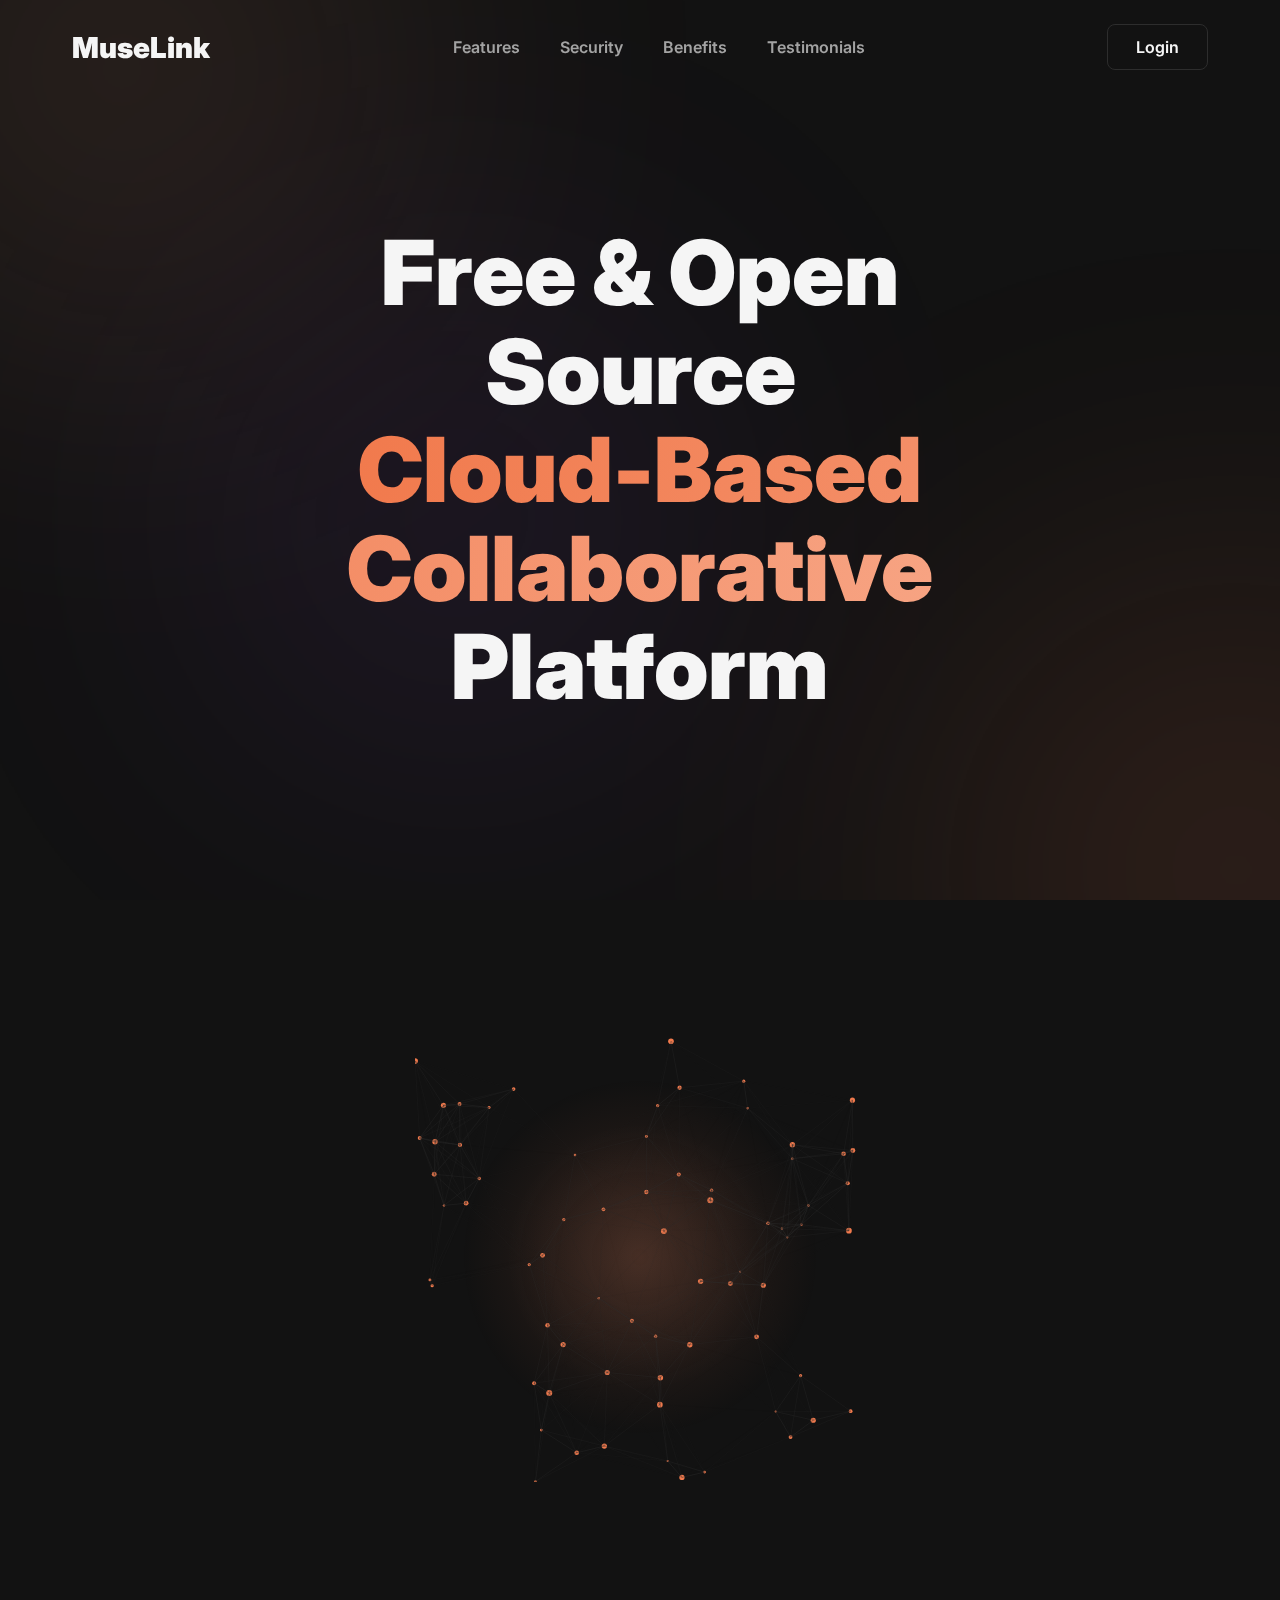
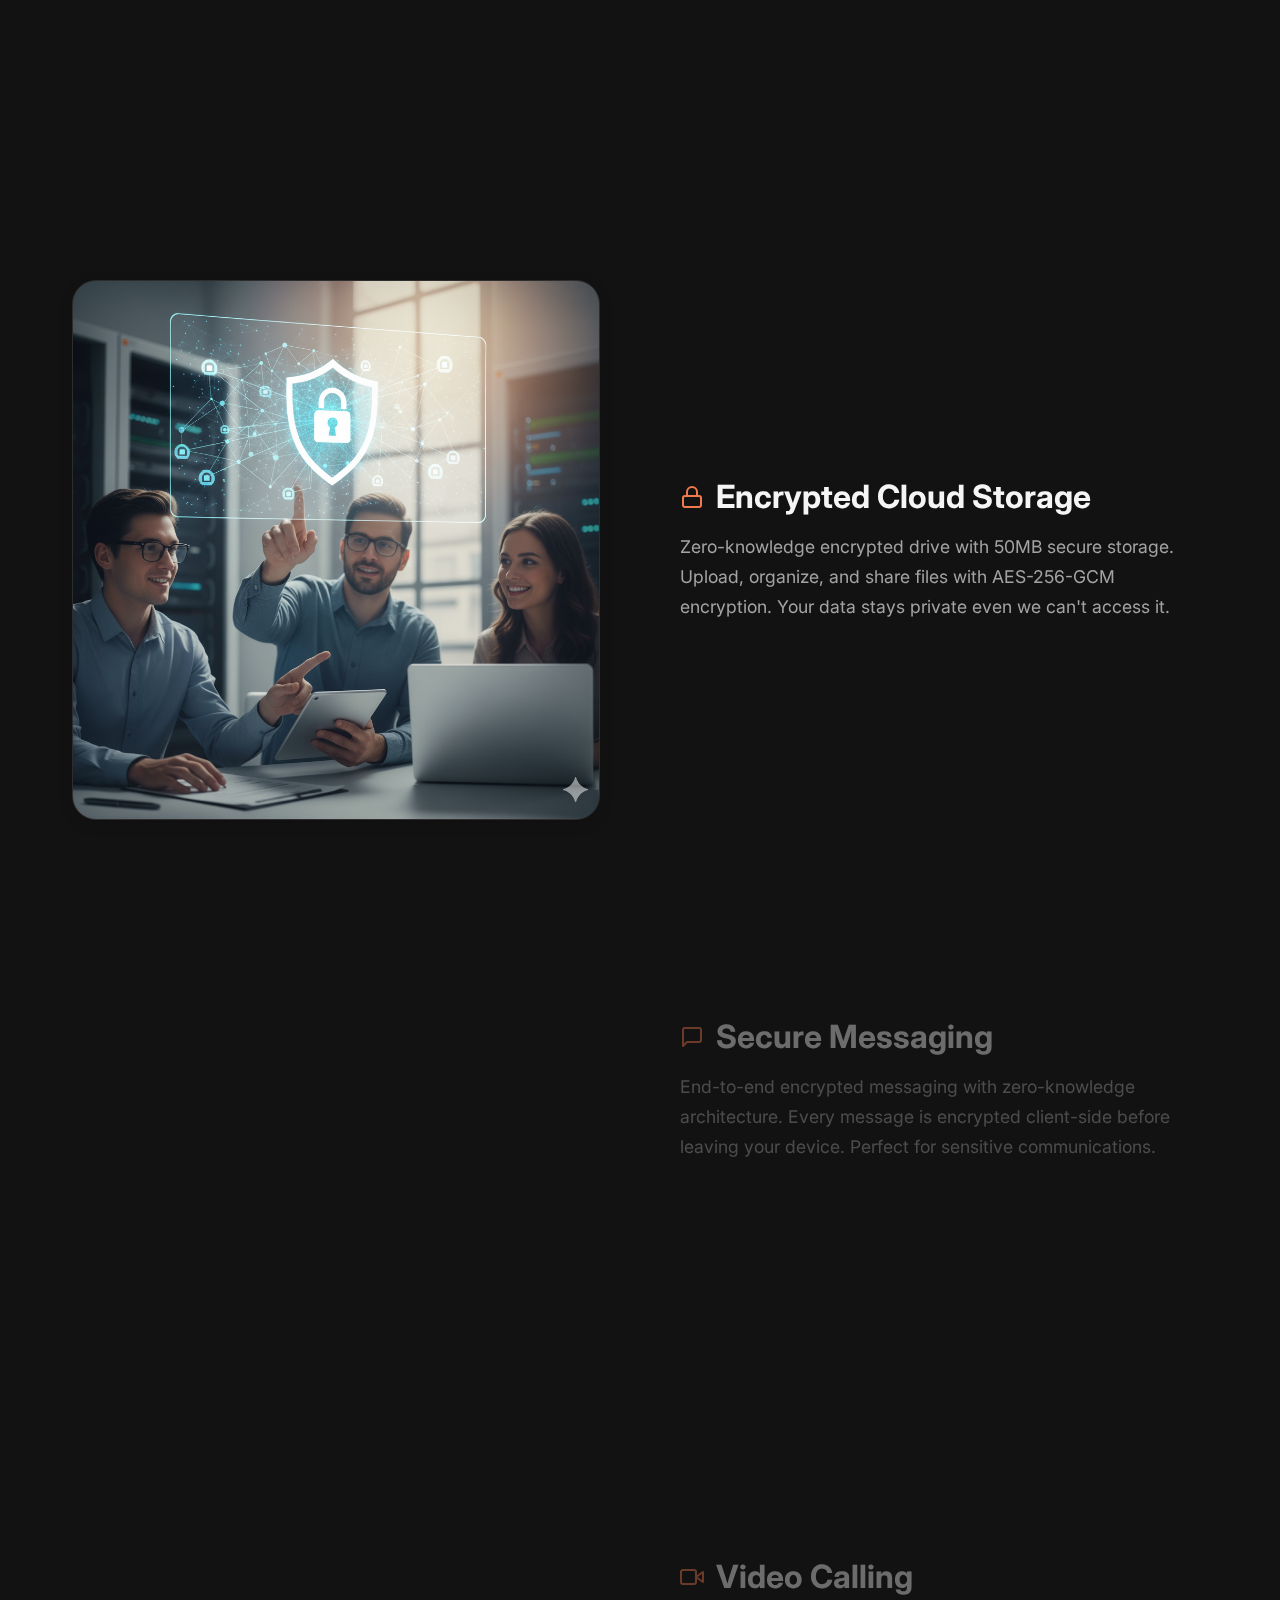
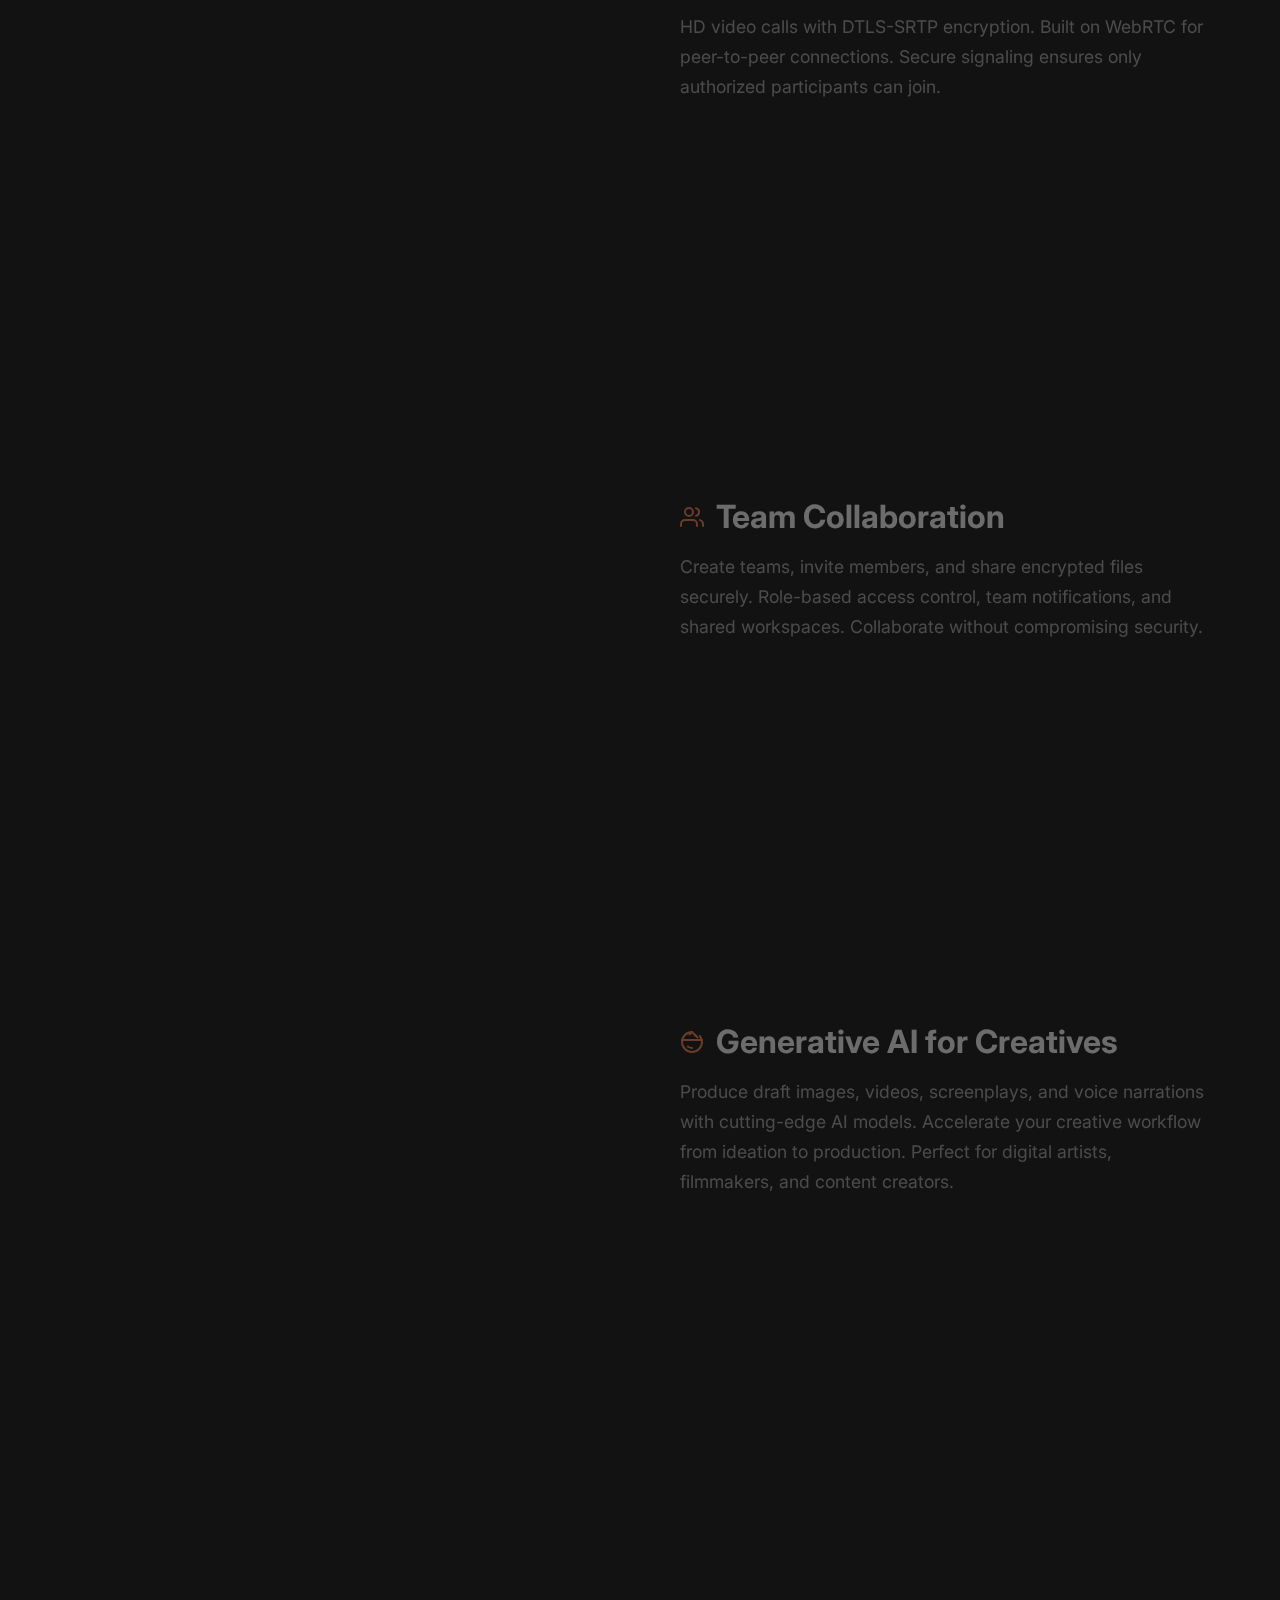
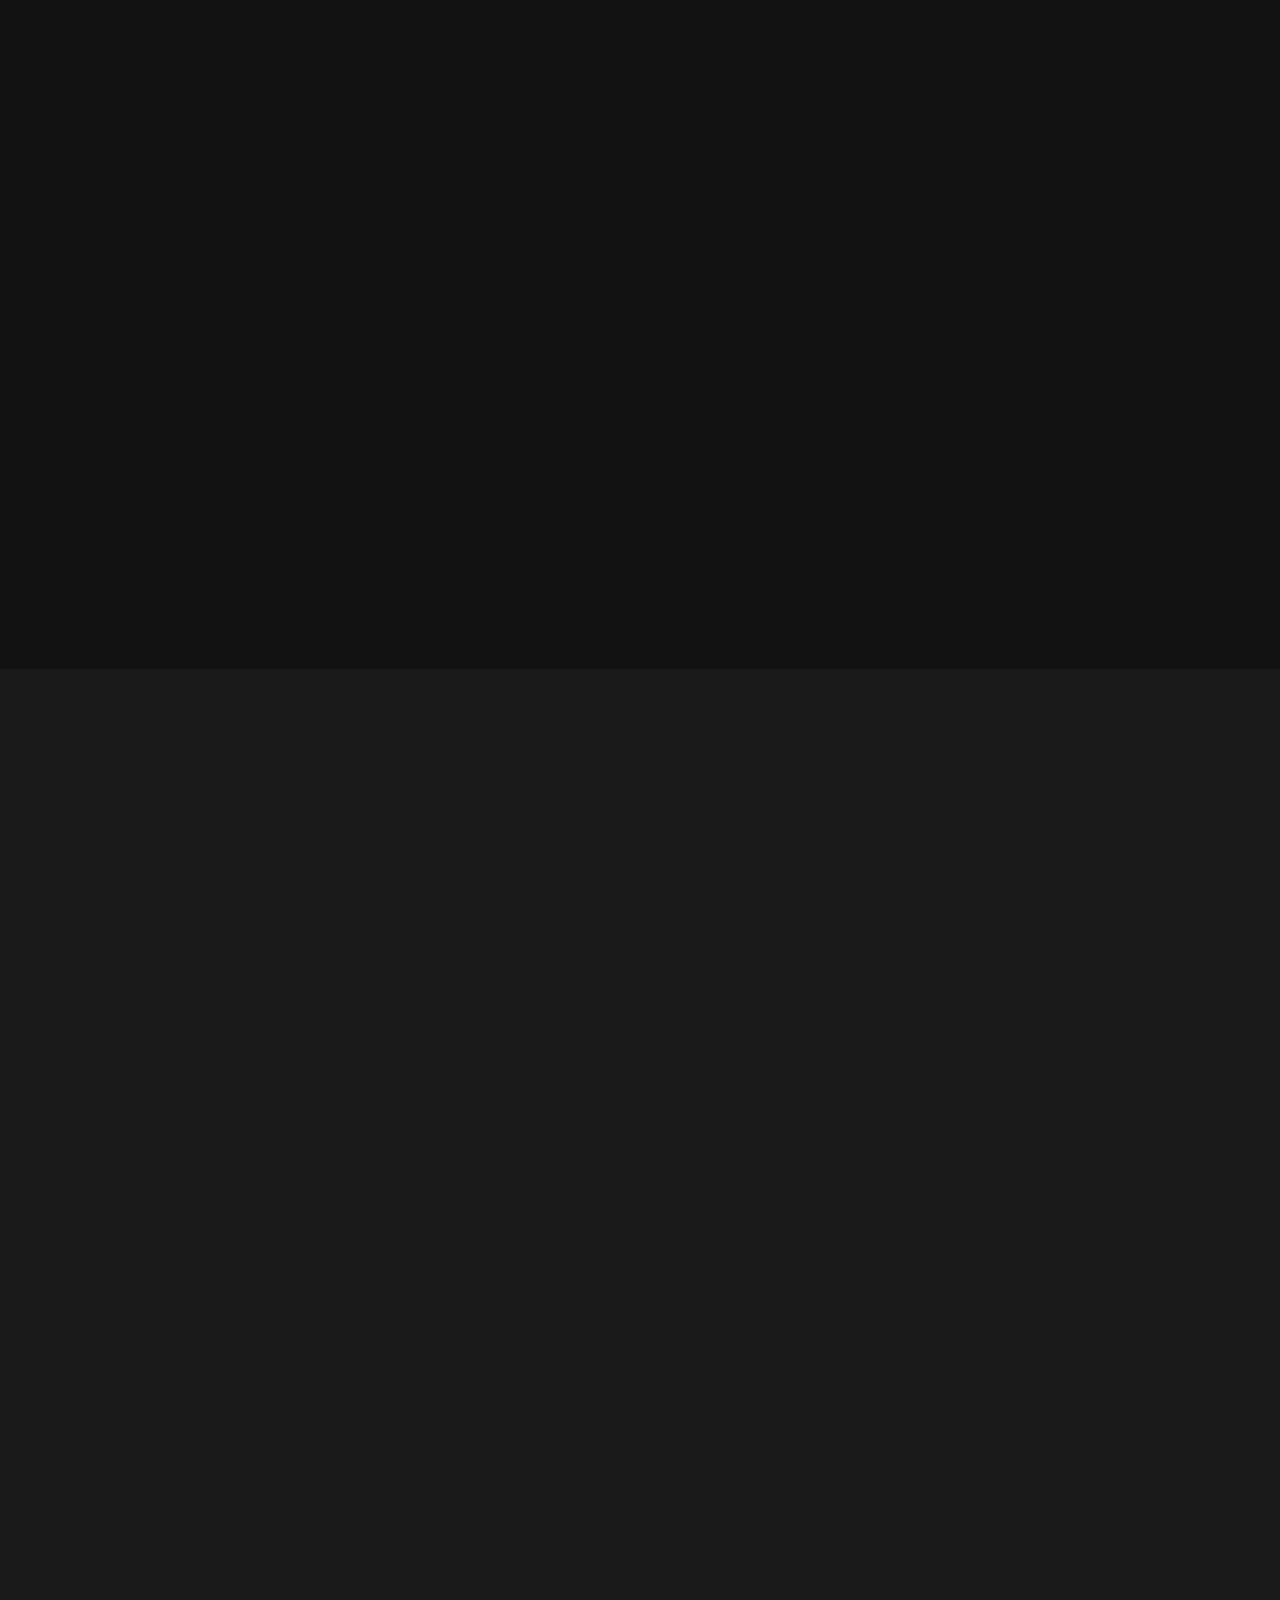
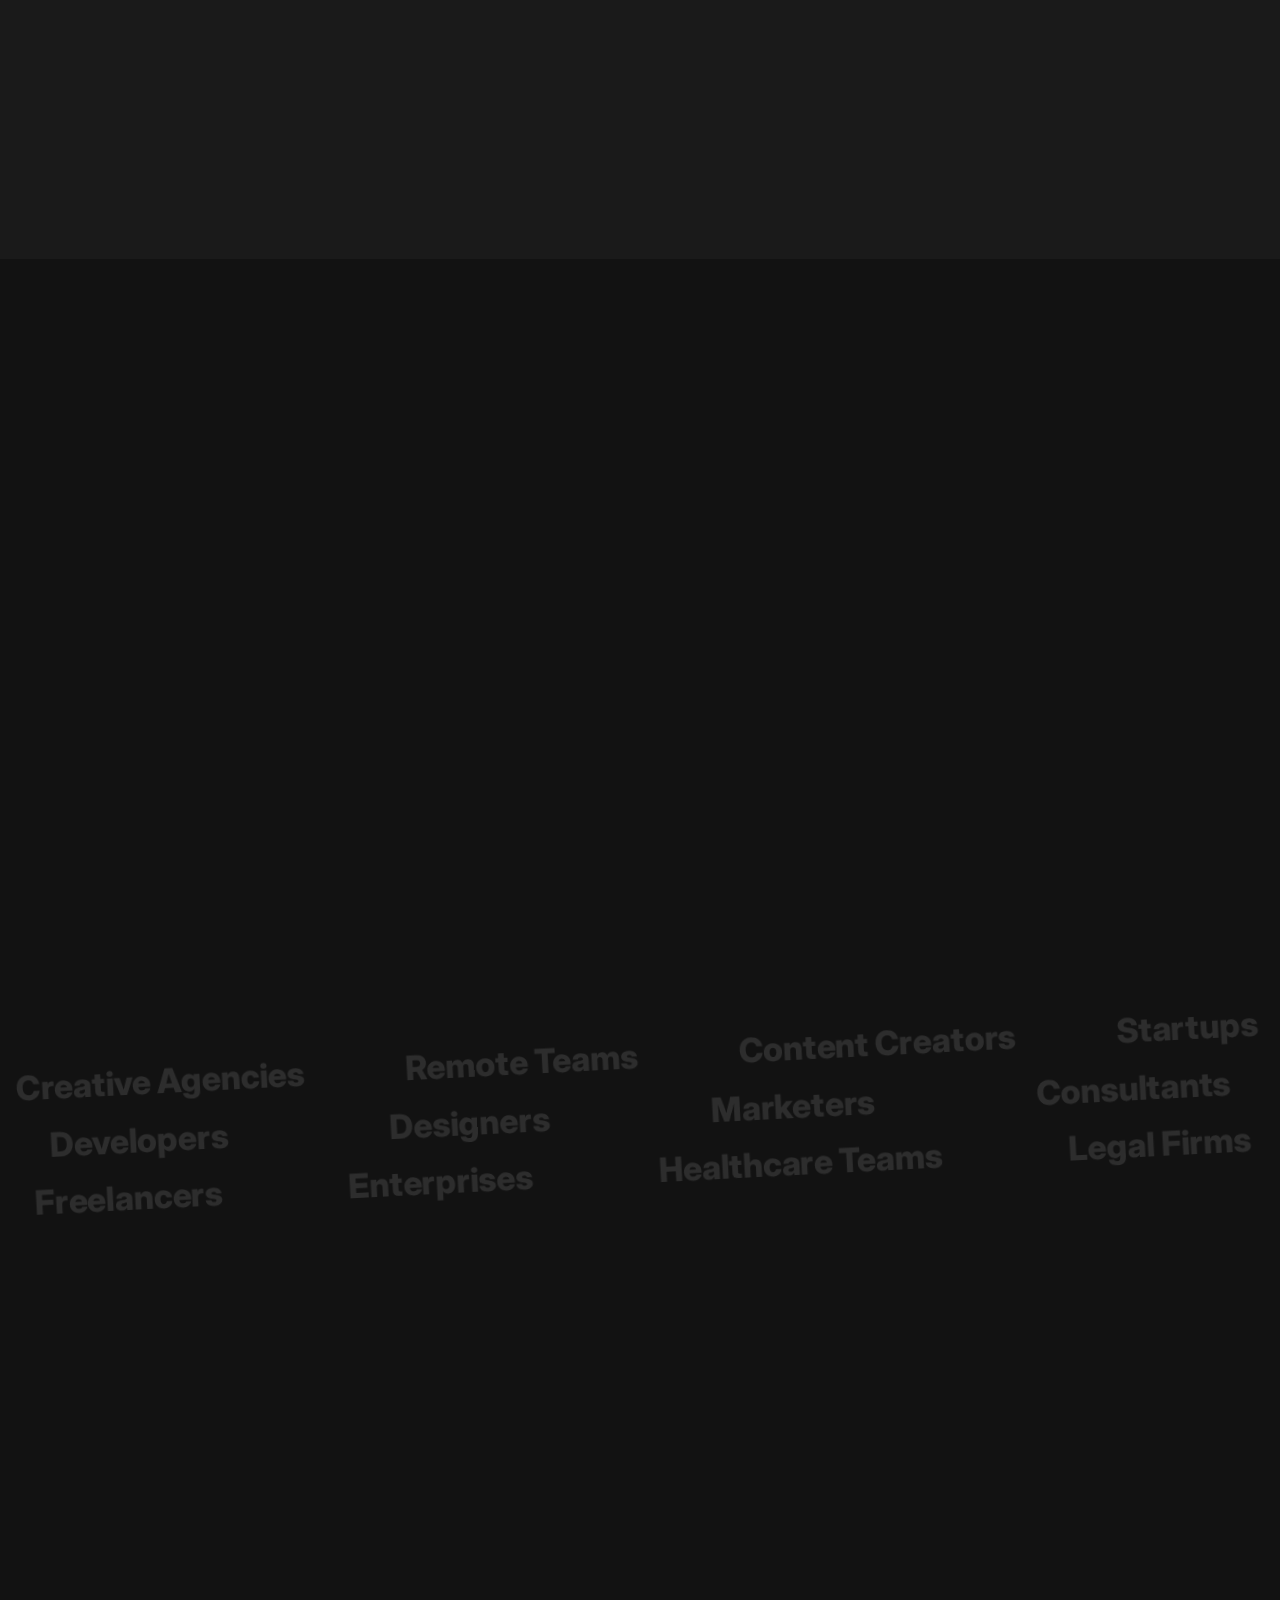
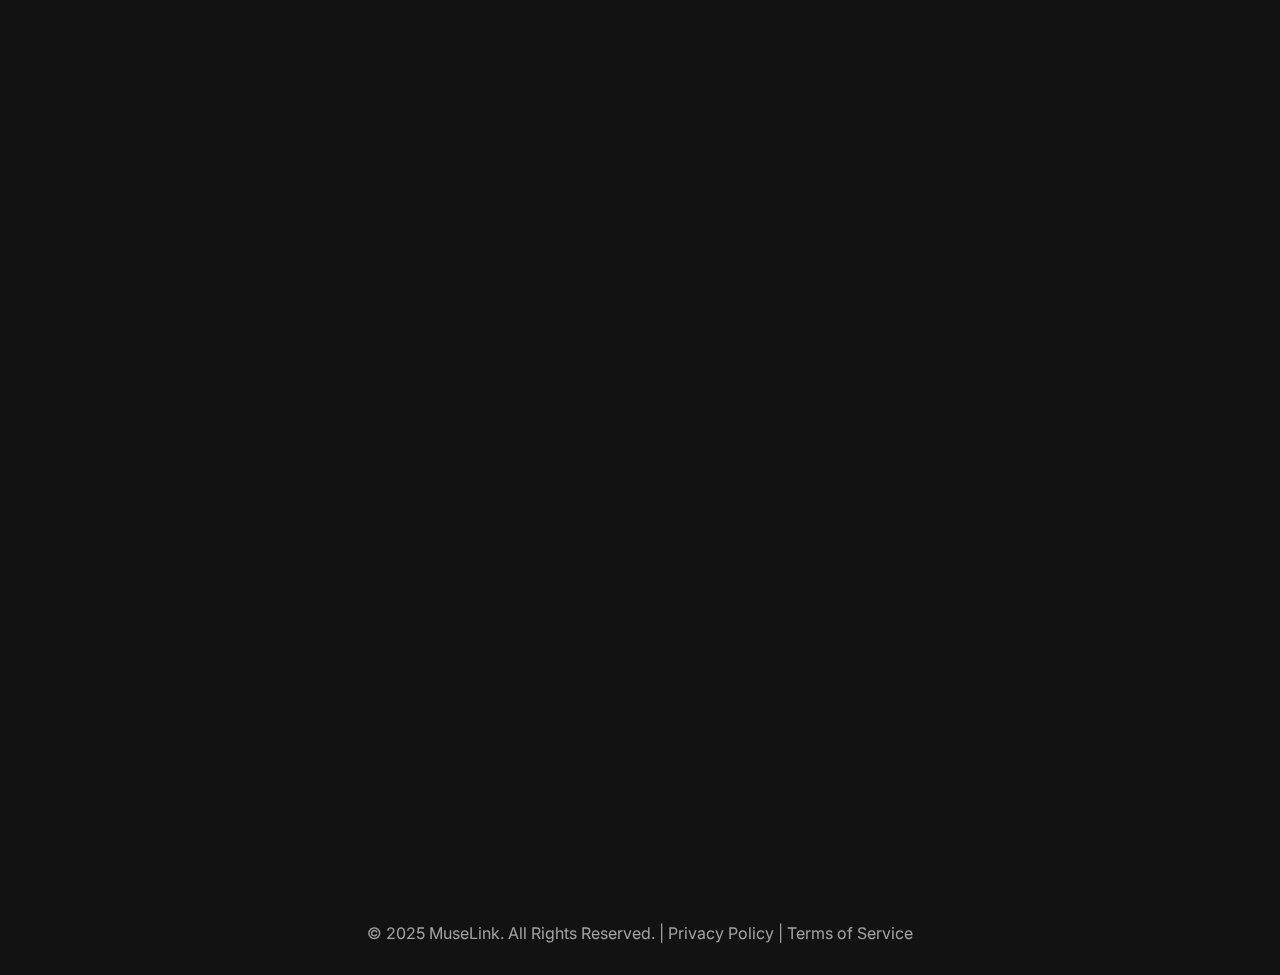
<file: templates/index.html>
<!DOCTYPE html>
<html lang="en" data-theme="dark">
<head>
    <meta charset="UTF-8">
    <meta name="viewport" content="width=device-width, initial-scale=1.0">
    <title>MuseLink - Secure Collaboration & AI-Powered Creation Platform</title>
    <meta name="description" content="All-in-one secure platform with encrypted storage, messaging, video calling, team collaboration, and AI content generation. Zero-knowledge encryption for maximum privacy.">
    <meta name="keywords" content="encrypted storage, secure messaging, video calling, team collaboration, AI generation, zero-knowledge encryption">

    <link rel="preconnect" href="https://fonts.googleapis.com">
    <link rel="preconnect" href="https://fonts.gstatic.com" crossorigin>
    <link href="https://fonts.googleapis.com/css2?family=Inter:wght@400;500;600;700;800;900&display=swap" rel="stylesheet">
    <link rel="stylesheet" href="/static/css/style.css">
</head>
<body>
    <div class="aurora-background">
        <div class="aurora-dot"></div>
        <div class="aurora-dot"></div>
        <div class="aurora-dot"></div>
    </div>

    <header class="header">
        <div class="container header-container">
            <a href="#" class="logo">MuseLink</a>
            <nav class="main-nav" id="main-nav">
                <a href="#features" class="nav-link">Features</a>
                <a href="#security" class="nav-link">Security</a>
                <a href="#benefits" class="nav-link">Benefits</a>
                <a href="#testimonials" class="nav-link">Testimonials</a>
                <div class="mobile-auth-links">
                    <a href="/auth" class="nav-link mobile-auth-link" onclick="redirectToAuth('login'); return false;">Login</a>
                    <a href="/auth" class="nav-link mobile-auth-link nav-link-primary" onclick="redirectToAuth('signup'); return false;">Sign Up</a>
                </div>
            </nav>
            <div class="actions">
                <a href="/auth" class="btn btn-secondary" onclick="redirectToAuth('login'); return false;">Login</a>
            </div>
            <button class="nav-toggle" id="nav-toggle" aria-label="Toggle navigation">
                <span class="hamburger"></span>
            </button>
        </div>
    </header>

    <main>
        <section class="hero">
            <div class="container hero-container">
                <div class="hero-content">
                    <h1 class="hero-headline animate-on-scroll">
                        Free & Open Source <span class="gradient-text">Cloud-Based Collaborative</span> Platform
                    </h1>
                    <p class="hero-subheadline animate-on-scroll" style="--delay: 0.2s;">
                        Empowering digital artists and content creators with generative AI. Produce draft images, videos, screenplays, and voice generation that increases productivity and allows teams to work together more efficiently.
                    </p>
                    <div class="hero-cta animate-on-scroll" style="--delay: 0.4s;">
                        <a href="/auth" class="btn btn-primary btn-lg" onclick="redirectToAuth('signup'); return false;">Get Started Free</a>
                    </div>
                </div>

                <div class="hero-visual-container" id="hero-visual">
                    <div class="glow-layer layer-1"></div>
                    <div class="glow-layer layer-2"></div>
                    <canvas id="particle-canvas"></canvas>
                </div>
                </div>
        </section>

        <section id="features" class="section interactive-scroll-section">
            <div class="container">
                <h2 class="section-title animate-on-scroll">Powerful Tools for Creative Teams</h2>
                <div class="feature-panels-container">
                    <div class="feature-panels-sticky">
                        <div class="feature-panels-visual">
                        </div>
                    </div>
                    <div class="feature-panels-content">
                        <div class="panel" data-visual-url="/static/images/visual1.png">
                            <h3><svg xmlns="http://www.w3.org/2000/svg" width="24" height="24" viewBox="0 0 24 24" fill="none" stroke="currentColor" stroke-width="2" stroke-linecap="round" stroke-linejoin="round" class="feature-icon"><rect x="3" y="11" width="18" height="11" rx="2" ry="2"></rect><path d="M7 11V7a5 5 0 0 1 10 0v4"></path></svg>Encrypted Cloud Storage</h3>
                            <p>Zero-knowledge encrypted drive with 50MB secure storage. Upload, organize, and share files with AES-256-GCM encryption. Your data stays private even we can't access it.</p>
                        </div>
                        <div class="panel" data-visual-url="/static/images/visual2.png">
                            <h3><svg xmlns="http://www.w3.org/2000/svg" width="24" height="24" viewBox="0 0 24 24" fill="none" stroke="currentColor" stroke-width="2" stroke-linecap="round" stroke-linejoin="round" class="feature-icon"><path d="M21 15a2 2 0 0 1-2 2H7l-4 4V5a2 2 0 0 1 2-2h14a2 2 0 0 1 2 2z"></path></svg>Secure Messaging</h3>
                            <p>End-to-end encrypted messaging with zero-knowledge architecture. Every message is encrypted client-side before leaving your device. Perfect for sensitive communications.</p>
                        </div>
                        <div class="panel" data-visual-url="/static/images/visual3.png">
                            <h3><svg xmlns="http://www.w3.org/2000/svg" width="24" height="24" viewBox="0 0 24 24" fill="none" stroke="currentColor" stroke-width="2" stroke-linecap="round" stroke-linejoin="round" class="feature-icon"><polygon points="23 7 16 12 23 17 23 7"></polygon><rect x="1" y="5" width="15" height="14" rx="2" ry="2"></rect></svg>Video Calling</h3>
                            <p>HD video calls with DTLS-SRTP encryption. Built on WebRTC for peer-to-peer connections. Secure signaling ensures only authorized participants can join.</p>
                        </div>
                        <div class="panel" data-visual-url="/static/images/visual4.png">
                            <h3><svg xmlns="http://www.w3.org/2000/svg" width="24" height="24" viewBox="0 0 24 24" fill="none" stroke="currentColor" stroke-width="2" stroke-linecap="round" stroke-linejoin="round" class="feature-icon"><path d="M17 21v-2a4 4 0 0 0-4-4H5a4 4 0 0 0-4 4v2"></path><circle cx="9" cy="7" r="4"></circle><path d="M23 21v-2a4 4 0 0 0-3-3.87"></path><path d="M16 3.13a4 4 0 0 1 0 7.75"></path></svg>Team Collaboration</h3>
                            <p>Create teams, invite members, and share encrypted files securely. Role-based access control, team notifications, and shared workspaces. Collaborate without compromising security.</p>
                        </div>
                        <div class="panel" data-visual-url="/static/images/gen.jpeg">
                            <h3><svg xmlns="http://www.w3.org/2000/svg" width="24" height="24" viewBox="0 0 24 24" fill="none" stroke="currentColor" stroke-width="2" stroke-linecap="round" stroke-linejoin="round" class="feature-icon"><path d="M12 2a10 10 0 1 0 10 10c0-2.31-.84-4.4-2.25-6"/><path d="M12 18a10 10 0 0 1-4.25-1.53"/><path d="m12 2 4 4"/><path d="m15 5 2.5 2.5"/><path d="M2.25 10H12h9.75"/><path d="m12 2-2.5 2.5"/></svg>Generative AI for Creatives</h3>
                            <p>Produce draft images, videos, screenplays, and voice narrations with cutting-edge AI models. Accelerate your creative workflow from ideation to production. Perfect for digital artists, filmmakers, and content creators.</p>
                        </div>
                    </div>
                </div>
            </div>
        </section>

        <section id="security" class="section">
            <div class="container">
                <div class="section-header animate-on-scroll">
                    <h2 class="section-title">Security First, Always</h2>
                    <p class="section-subtitle">Built with zero-knowledge architecture to protect your creative work. As an open-source platform, our security is transparent and auditable by the community.</p>
                </div>
                <div class="security-tabs-wrapper animate-on-scroll" style="--delay: 0.2s;">
                    <ul class="security-tabs">
                        <li class="tab active" data-tab="1">Encryption</li>
                        <li class="tab" data-tab="2">Authentication</li>
                        <li class="tab" data-tab="3">WAF Protection</li>
                        <li class="tab" data-tab="4">Admin Dashboard</li>
                        <li class="tab" data-tab="5">Compliance</li>
                    </ul>
                    <div class="security-content-wrapper">
                        <div class="security-content-pane active" data-pane="1">
                            <div class="pane-icon"><svg xmlns="http://www.w3.org/2000/svg" width="36" height="36" viewBox="0 0 24 24" fill="none" stroke="currentColor" stroke-width="2" stroke-linecap="round" stroke-linejoin="round"><path d="M12 22s8-4 8-10V5l-8-3-8 3v7c0 6 8 10 8 10z"></path></svg></div>
                            <h3>AES-256 Encryption</h3>
                            <p>All data is encrypted with military-grade AES-256-GCM encryption. Your files, messages, and creative content are encrypted on your device before upload. Zero-knowledge architecture ensures only you hold the decryption keys.</p>
                        </div>
                        <div class="security-content-pane" data-pane="2">
                             <div class="pane-icon"><svg xmlns="http://www.w3.org/2000/svg" width="36" height="36" viewBox="0 0 24 24" fill="none" stroke="currentColor" stroke-width="2" stroke-linecap="round" stroke-linejoin="round"><rect x="3" y="11" width="18" height="11" rx="2" ry="2"></rect><path d="M7 11V7a5 5 0 0 1 10 0v4"></path></svg></div>
                            <h3>Multi-Factor Authentication & Password Policy</h3>
                            <p>Secure your account with TOTP-based MFA, backup codes, and IP address validation. Enforced password policy requires 14+ characters with complexity requirements. Argon2id hashing protects credentials.</p>
                        </div>
                        <div class="security-content-pane" data-pane="3">
                             <div class="pane-icon"><svg xmlns="http://www.w3.org/2000/svg" width="36" height="36" viewBox="0 0 24 24" fill="none" stroke="currentColor" stroke-width="2" stroke-linecap="round" stroke-linejoin="round"><circle cx="12" cy="12" r="10"></circle><path d="M12 2a15.3 15.3 0 0 1 4 10 15.3 15.3 0 0 1-4 10 15.3 15.3 0 0 1-4-10 15.3 15.3 0 0 1 4-10z"></path></svg></div>
                            <h3>Web Application Firewall (WAF)</h3>
                            <p>Cloud platform comes with built-in WAF to detect and block security threats in real-time. Protection against XSS, SQL injection, CSRF, command injection, and IDOR attacks. Rate limiting prevents brute force attempts.</p>
                        </div>
                        <div class="security-content-pane" data-pane="4">
                             <div class="pane-icon"><svg xmlns="http://www.w3.org/2000/svg" width="36" height="36" viewBox="0 0 24 24" fill="none" stroke="currentColor" stroke-width="2" stroke-linecap="round" stroke-linejoin="round"><path d="M14 2H6a2 2 0 0 0-2 2v16a2 2 0 0 0 2 2h12a2 2 0 0 0 2-2V8z"></path><polyline points="14 2 14 8 20 8"></polyline><line x1="16" y1="13" x2="8" y2="13"></line><line x1="16" y1="17" x2="8" y2="17"></line></svg></div>
                            <h3>Admin Dashboard & Security Monitoring</h3>
                            <p>Comprehensive admin dashboard tracks security incidents, audit logs, and suspicious activity patterns. Real-time monitoring of failed login attempts, IDOR violations, and potential threats with detailed forensic data.</p>
                        </div>
                        <div class="security-content-pane" data-pane="5">
                            <div class="pane-icon"><svg xmlns="http://www.w3.org/2000/svg" width="36" height="36" viewBox="0 0 24 24" fill="none" stroke="currentColor" stroke-width="2" stroke-linecap="round" stroke-linejoin="round"><polyline points="9 11 12 14 22 4"></polyline><path d="M21 12v7a2 2 0 0 1-2 2H5a2 2 0 0 1-2-2V5a2 2 0 0 1 2-2h11"></path></svg></div>
                            <h3>Compliance Ready</h3>
                            <p>Built in accordance with OWASP Top 10, ISO 27001, and NIST standards to meet strict regulatory and data protection requirements. Comprehensive audit trails for compliance reporting.</p>
                        </div>
                    </div>
                </div>
            </div>
        </section>
        
        <section id="benefits" class="section section-secondary">
            <div class="container">
                <div class="section-header animate-on-scroll">
                    <h2 class="section-title">Why Choose MuseLink?</h2>
                </div>
                <div class="benefits-list">
                    <div class="benefit-item animate-on-scroll">
                        <div class="benefit-icon">01</div>
                        <div class="benefit-content">
                            <h3>All-in-One Platform</h3>
                            <p>Stop juggling multiple tools. Storage, messaging, video calls, team collaboration, and AI generation—all in one secure platform, simplifying your workflow.</p>
                        </div>
                    </div>
                     <div class="benefit-item animate-on-scroll">
                        <div class="benefit-icon">02</div>
                        <div class="benefit-content">
                            <h3>10x Faster Creation</h3>
                            <p>Generate images, videos, scripts, and creative content in seconds with AI. Focus on refining your ideas, not starting from a blank page.</p>
                        </div>
                    </div>
                     <div class="benefit-item animate-on-scroll">
                        <div class="benefit-icon">03</div>
                        <div class="benefit-content">
                            <h3>Secure Collaboration</h3>
                            <p>Create secure team workspaces with encrypted file sharing, granular role-based permissions, and real-time notifications for seamless teamwork.</p>
                        </div>
                    </div>
                     <div class="benefit-item animate-on-scroll">
                        <div class="benefit-icon">04</div>
                        <div class="benefit-content">
                            <h3>Bank-Level Security</h3>
                            <p>With military-grade encryption, MFA, and a zero-knowledge architecture, your most sensitive data stays private and protected, always.</p>
                        </div>
                    </div>
                </div>
            </div>
        </section>

        <section id="testimonials" class="section">
            <div class="container">
                <div class="section-header animate-on-scroll">
                    <h2 class="section-title">Trusted by Professionals Worldwide</h2>
                </div>
                <div class="testimonial-grid">
                    <div class="testimonial-card animate-on-scroll">
                        <span class="card-quote-icon">“</span>
                        <p class="testimonial-quote">"The encrypted storage and team collaboration features are game-changing. We can finally share sensitive client files without worrying about security."</p>
                        <footer class="testimonial-author">
                            <div class="author-avatar">SL</div>
                            <span class="author-name">Sarah L., Creative Agency Owner</span>
                        </footer>
                    </div>
                    <div class="testimonial-card animate-on-scroll" style="--delay: 0.1s;">
                        <span class="card-quote-icon">“</span>
                        <p class="testimonial-quote">"The AI generation is incredible. I can create images, scripts, and voice-overs in minutes. The zero-knowledge encryption gives me peace of mind."</p>
                        <footer class="testimonial-author">
                            <div class="author-avatar">EC</div>
                            <span class="author-name">Emily C., Content Creator</span>
                        </footer>
                    </div>
                    <div class="testimonial-card animate-on-scroll" style="--delay: 0.2s;">
                        <span class="card-quote-icon">“</span>
                        <p class="testimonial-quote">"MuseLink combines everything I need: secure messaging, video calls, and AI content generation. It replaced 5 different tools for my team."</p>
                        <footer class="testimonial-author">
                            <div class="author-avatar">MR</div>
                            <span class="author-name">Mike R., Product Manager</span>
                        </footer>
                    </div>
                </div>
            </div>
        </section>
        
        <section id="who-its-for" class="section parallax-marquee-section">
            <div class="marquee-container">
                <div class="marquee" style="--duration: 40s;"><div><span>Creative Agencies</span><span>Remote Teams</span><span>Content Creators</span><span>Startups</span></div><div><span>Creative Agencies</span><span>Remote Teams</span><span>Content Creators</span><span>Startups</span></div></div>
                <div class="marquee" style="--duration: 30s; --direction: reverse;"><div><span>Developers</span><span>Designers</span><span>Marketers</span><span>Consultants</span></div><div><span>Developers</span><span>Designers</span><span>Marketers</span><span>Consultants</span></div></div>
                <div class="marquee" style="--duration: 50s;"><div><span>Freelancers</span><span>Enterprises</span><span>Healthcare Teams</span><span>Legal Firms</span></div><div><span>Freelancers</span><span>Enterprises</span><span>Healthcare Teams</span><span>Legal Firms</span></div></div>
            </div>
        </section>

        <section id="technology" class="section" style="background: var(--background-secondary); padding: 4rem 0;">
            <div class="container">
                <div class="section-header animate-on-scroll">
                    <h2 class="section-title">Powered by Leading AI Technology</h2>
                    <p class="section-subtitle">We integrate cutting-edge AI models to deliver professional-grade creative tools</p>
                </div>
                <div class="technology-grid" style="display: grid; grid-template-columns: repeat(auto-fit, minmax(280px, 1fr)); gap: 2rem; margin-top: 3rem;">
                    <div class="technology-card animate-on-scroll" style="background: var(--surface); border-radius: 12px; padding: 2rem; text-align: center; border: 1px solid rgba(255, 255, 255, 0.1); transition: all 0.3s ease;">
                        <div style="height: 80px; display: flex; align-items: center; justify-content: center; margin-bottom: 1.5rem;">
                            <img src="/static/images/openai.png" alt="OpenAI" style="max-width: 120px; max-height: 80px; object-fit: contain;">
                        </div>
                        <h3 style="font-size: 1.25rem; margin-bottom: 0.75rem; color: var(--text-primary);">OpenAI GPT</h3>
                        <p style="color: var(--text-secondary); font-size: 0.95rem; line-height: 1.6;">Advanced script writing and creative content generation with state-of-the-art language models</p>
                    </div>

                    <div class="technology-card animate-on-scroll" style="background: var(--surface); border-radius: 12px; padding: 2rem; text-align: center; border: 1px solid rgba(255, 255, 255, 0.1); transition: all 0.3s ease; --delay: 0.1s;">
                        <div style="height: 80px; display: flex; align-items: center; justify-content: center; margin-bottom: 1.5rem;">
                            <img src="/static/images/Google_Gemini.png" alt="Google Gemini" style="max-width: 120px; max-height: 80px; object-fit: contain;">
                        </div>
                        <h3 style="font-size: 1.25rem; margin-bottom: 0.75rem; color: var(--text-primary);">Google Gemini</h3>
                        <p style="color: var(--text-secondary); font-size: 0.95rem; line-height: 1.6;">AI assistant and automated workflow design for intelligent project planning</p>
                    </div>

                    <div class="technology-card animate-on-scroll" style="background: var(--surface); border-radius: 12px; padding: 2rem; text-align: center; border: 1px solid rgba(255, 255, 255, 0.1); transition: all 0.3s ease; --delay: 0.2s;">
                        <div style="height: 80px; display: flex; align-items: center; justify-content: center; margin-bottom: 1.5rem;">
                            <img src="/static/images/elevenlabs-symbol.png" alt="ElevenLabs" style="max-width: 120px; max-height: 80px; object-fit: contain;">
                        </div>
                        <h3 style="font-size: 1.25rem; margin-bottom: 0.75rem; color: var(--text-primary);">ElevenLabs</h3>
                        <p style="color: var(--text-secondary); font-size: 0.95rem; line-height: 1.6;">Professional AI-generated audio and voice narration with natural-sounding voices</p>
                    </div>

                    <div class="technology-card animate-on-scroll" style="background: var(--surface); border-radius: 12px; padding: 2rem; text-align: center; border: 1px solid rgba(255, 255, 255, 0.1); transition: all 0.3s ease; --delay: 0.3s;">
                        <div style="height: 80px; display: flex; align-items: center; justify-content: center; margin-bottom: 1.5rem;">
                            <img src="/static/images/black-forest-labs.png" alt="Black Forest Labs" style="max-width: 120px; max-height: 80px; object-fit: contain;">
                        </div>
                        <h3 style="font-size: 1.25rem; margin-bottom: 0.75rem; color: var(--text-primary);">Black Forest Labs</h3>
                        <p style="color: var(--text-secondary); font-size: 0.95rem; line-height: 1.6;">High-quality creative image generation powered by FLUX AI technology</p>
                    </div>

                    <div class="technology-card animate-on-scroll" style="background: var(--surface); border-radius: 12px; padding: 2rem; text-align: center; border: 1px solid rgba(255, 255, 255, 0.1); transition: all 0.3s ease; --delay: 0.4s;">
                        <div style="height: 80px; display: flex; align-items: center; justify-content: center; margin-bottom: 1.5rem;">
                            <img src="/static/images/kling.png" alt="Kling AI" style="max-width: 120px; max-height: 80px; object-fit: contain;">
                        </div>
                        <h3 style="font-size: 1.25rem; margin-bottom: 0.75rem; color: var(--text-primary);">Kling AI</h3>
                        <p style="color: var(--text-secondary); font-size: 0.95rem; line-height: 1.6;">Cinematic video production with AI-powered video generation and editing</p>
                    </div>
                </div>
            </div>
        </section>
    </main>

    <footer class="footer">
        <div class="container">
            <div class="footer-cta animate-on-scroll">
                <h2>Ready to Accelerate Your Creative Workflow?</h2>
                <p>Join digital artists and content creators using our open-source platform for AI-powered collaboration and efficient team productivity.</p>
                <a href="/auth" class="btn btn-primary btn-lg" onclick="redirectToAuth('signup'); return false;">Get Started Free</a>
            </div>
            <div class="footer-bottom">
                <p>&copy; 2025 MuseLink. All Rights Reserved. | <a href="#">Privacy Policy</a> | <a href="#">Terms of Service</a></p>
            </div>
        </div>
    </footer>

    <script src="/static/js/main.js"></script>
    <script>
        // Redirect to auth page with specific form
        function redirectToAuth(formType) {
            sessionStorage.setItem('authForm', formType);
            window.location.href = '/auth';
        }
    </script>
</body>
</html>
</file>
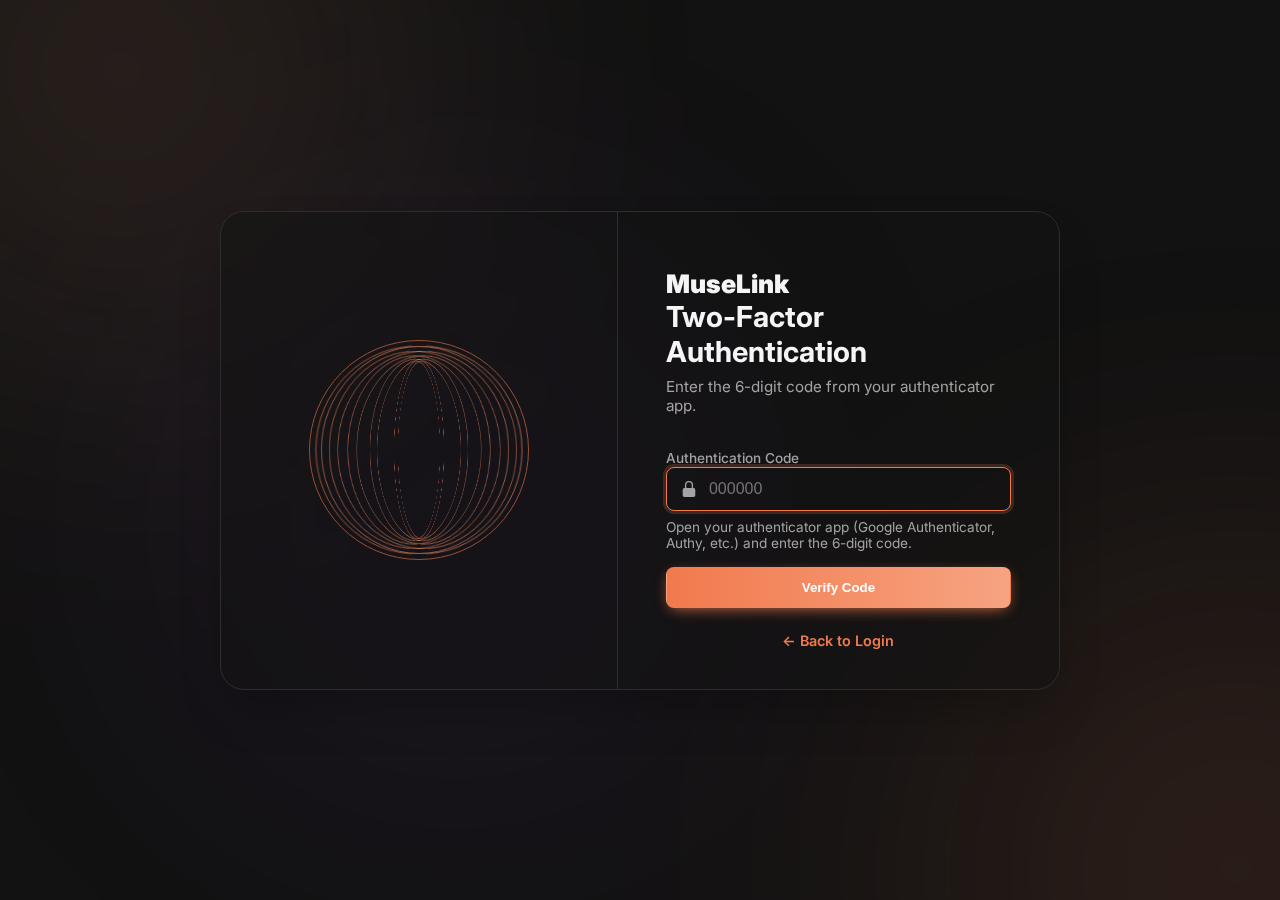
<file: templates/2fa_verify.html>
<!DOCTYPE html>
<html lang="en" data-theme="dark">

<head>
    <meta charset="UTF-8">
    <meta name="viewport" content="width=device-width, initial-scale=1.0">
    <title>Two-Factor Authentication - MuseLink</title>

    <link rel="preconnect" href="https://fonts.googleapis.com">
    <link rel="preconnect" href="https://fonts.gstatic.com" crossorigin>
    <link href="https://fonts.googleapis.com/css2?family=Inter:wght@400;500;600;700;800;900&display=swap"
        rel="stylesheet">
    <link rel="stylesheet" href="/static/css/style.css">
    <link rel="stylesheet" href="/static/css/auth.css">
</head>

<body>
    <div class="aurora-background">
        <div class="aurora-dot"></div>
        <div class="aurora-dot"></div>
        <div class="aurora-dot"></div>
    </div>

    <div class="auth-page-wrapper">
        <div class="auth-container">
            <div class="auth-visual-panel">
                <div class="visual-orb-container">
                    <div id="auth-orb"></div>
                </div>
            </div>

            <div class="auth-form-panel">
                <!-- Flash Messages -->
                <div id="flash-container" style="margin-bottom: 1rem;"></div>

                <!-- 2FA Verification Form -->
                <div class="auth-card is-active" id="2fa-card">
                    <div class="auth-header">
                        <a href="/" class="logo">MuseLink</a>
                        <h1>Two-Factor Authentication</h1>
                        <p>Enter the 6-digit code from your authenticator app.</p>
                    </div>

                    <form class="auth-form" id="2fa-form">
                        <div class="form-group">
                            <label for="mfa-code">Authentication Code</label>
                            <div class="input-wrapper">
                                <svg xmlns="http://www.w3.org/2000/svg" viewBox="0 0 20 20" fill="currentColor"
                                    class="input-icon">
                                    <path fill-rule="evenodd"
                                        d="M10 1a4.5 4.5 0 00-4.5 4.5V9H5a2 2 0 00-2 2v6a2 2 0 002 2h10a2 2 0 002-2v-6a2 2 0 00-2-2h-.5V5.5A4.5 4.5 0 0010 1zm3 8V5.5a3 3 0 10-6 0V9h6z"
                                        clip-rule="evenodd" />
                                </svg>
                                <input
                                    type="text"
                                    id="mfa-code"
                                    name="mfa_code"
                                    placeholder="000000"
                                    required
                                    maxlength="6"
                                    pattern="[0-9]{6}"
                                    autocomplete="off"
                                    inputmode="numeric"
                                    autofocus>
                            </div>
                            <small style="color: var(--text-secondary); font-size: 0.85rem; margin-top: 0.5rem; display: block;">
                                Open your authenticator app (Google Authenticator, Authy, etc.) and enter the 6-digit code.
                            </small>
                        </div>

                        <button type="submit" class="btn btn-primary btn-full">Verify Code</button>
                    </form>

                    <div class="auth-footer">
                        <p><a href="/auth" class="auth-link">← Back to Login</a></p>
                    </div>
                </div>
            </div>
        </div>
    </div>

    <script>
        document.addEventListener('DOMContentLoaded', function () {
            // Flash message system
            function showFlashMessage(message, type = 'error') {
                const flashContainer = document.getElementById('flash-container');
                if (!flashContainer) return;

                // Create flash message element
                const flashDiv = document.createElement('div');
                flashDiv.className = `flash-message flash-${type}`;
                flashDiv.style.cssText = `
                    padding: 1rem;
                    margin-bottom: 1rem;
                    border-radius: 8px;
                    font-size: 0.9rem;
                    animation: slideIn 0.3s ease-out;
                `;

                if (type === 'error') {
                    flashDiv.style.backgroundColor = 'rgba(239, 68, 68, 0.1)';
                    flashDiv.style.border = '1px solid rgba(239, 68, 68, 0.3)';
                    flashDiv.style.color = '#ef4444';
                } else if (type === 'success') {
                    flashDiv.style.backgroundColor = 'rgba(34, 197, 94, 0.1)';
                    flashDiv.style.border = '1px solid rgba(34, 197, 94, 0.3)';
                    flashDiv.style.color = '#22c55e';
                } else if (type === 'warning') {
                    flashDiv.style.backgroundColor = 'rgba(251, 191, 36, 0.1)';
                    flashDiv.style.border = '1px solid rgba(251, 191, 36, 0.3)';
                    flashDiv.style.color = '#fbbf24';
                }

                flashDiv.textContent = message;

                // Clear existing messages
                flashContainer.innerHTML = '';
                flashContainer.appendChild(flashDiv);

                // Auto-remove after 5 seconds
                setTimeout(() => {
                    flashDiv.style.animation = 'slideOut 0.3s ease-in';
                    setTimeout(() => flashDiv.remove(), 300);
                }, 5000);
            }

            // Add CSS animations
            const style = document.createElement('style');
            style.textContent = `
                @keyframes slideIn {
                    from {
                        opacity: 0;
                        transform: translateY(-10px);
                    }
                    to {
                        opacity: 1;
                        transform: translateY(0);
                    }
                }
                @keyframes slideOut {
                    from {
                        opacity: 1;
                        transform: translateY(0);
                    }
                    to {
                        opacity: 0;
                        transform: translateY(-10px);
                    }
                }
            `;
            document.head.appendChild(style);

            // Orb Animation Generator
            const orb = document.getElementById('auth-orb');
            if (orb) {
                const rings = 12;
                for (let i = 0; i < rings; i++) {
                    const ring = document.createElement('div');
                    ring.className = 'orb-ring';
                    const angle = (i / rings) * 180;
                    const color = `color-mix(in srgb, var(--accent-start) ${100 - i * 6}%, var(--accent-end))`;
                    ring.style.transform = `rotateY(${angle}deg) scale(${1 - Math.sin(angle * Math.PI / 180) * 0.2})`;
                    ring.style.borderColor = color;
                    orb.appendChild(ring);
                }
            }

            // SECURE: Session token is stored in HTTP-only cookie (set by server)
            // JavaScript CANNOT access it - this prevents XSS attacks
            // We simply check if the user was redirected from login page

            // Handle 2FA form submission
            const mfaForm = document.getElementById('2fa-form');
            if (mfaForm) {
                mfaForm.addEventListener('submit', async function(e) {
                    e.preventDefault();

                    const mfaCode = document.getElementById('mfa-code').value.trim();

                    // Validate code format
                    if (!/^\d{6}$/.test(mfaCode)) {
                        showFlashMessage('Please enter a valid 6-digit code.', 'error');
                        return;
                    }

                    try {
                        // SECURE: Session token sent automatically via HTTP-only cookie
                        // No need to include it in request body
                        const response = await fetch('/auth/mfa/verify', {
                            method: 'POST',
                            headers: {
                                'Content-Type': 'application/json'
                            },
                            credentials: 'include',  // Include cookies in request
                            body: JSON.stringify({
                                mfa_code: mfaCode
                            })
                        });

                        const result = await response.json();

                        if (response.ok) {
                            // SECURE: Permanent session cookie is set automatically by server
                            // Temporary MFA cookie is cleared by server
                            // No client-side token management needed

                            // Silent redirect on success (no flash message)
                            setTimeout(() => {
                                window.location.href = '/dashboard';
                            }, 500);
                        } else {
                            // Handle validation errors
                            let errorMsg = result.error || result.detail || 'Invalid authentication code.';

                            if (errorMsg.includes('Invalid authenticator code')) {
                                errorMsg = 'Invalid code. Please check your authenticator app and try again.';
                            } else if (errorMsg.includes('Session expired') || errorMsg.includes('Session validation failed') || errorMsg.includes('MFA session not found')) {
                                errorMsg = 'Session expired or invalid. Please login again.';
                                setTimeout(() => {
                                    window.location.href = '/auth';
                                }, 2000);
                            }

                            showFlashMessage(errorMsg, 'error');
                        }
                    } catch (error) {
                        console.error('2FA verification error:', error);
                        showFlashMessage('An error occurred during verification. Please try again.', 'error');
                    }
                });
            }

            // Auto-format MFA code input (add hyphens for readability - optional)
            const mfaInput = document.getElementById('mfa-code');
            if (mfaInput) {
                mfaInput.addEventListener('input', function(e) {
                    // Remove non-numeric characters
                    let value = e.target.value.replace(/\D/g, '');

                    // Limit to 6 digits
                    if (value.length > 6) {
                        value = value.substring(0, 6);
                    }

                    e.target.value = value;
                });

                // Auto-submit when 6 digits are entered (optional - for better UX)
                mfaInput.addEventListener('input', function(e) {
                    if (e.target.value.length === 6) {
                        // Optional: Auto-submit after a short delay
                        // setTimeout(() => {
                        //     mfaForm.dispatchEvent(new Event('submit'));
                        // }, 500);
                    }
                });
            }
        });
    </script>

</body>

</html>
</file>
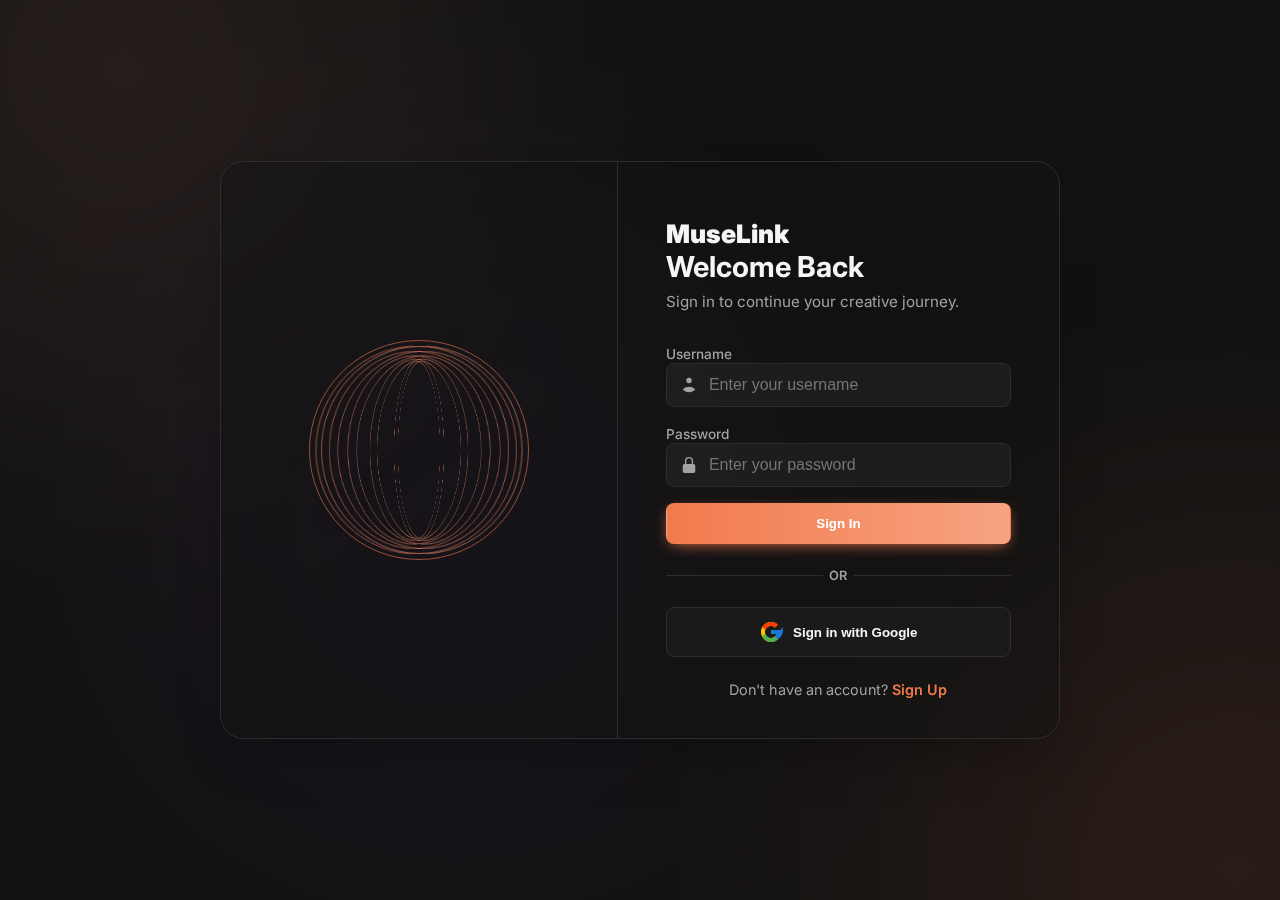
<file: templates/auth.html>
<!DOCTYPE html>
<html lang="en" data-theme="dark">

</html>

<head>
    <meta charset="UTF-8">
    <meta name="viewport" content="width=device-width, initial-scale=1.0">
    <title>MuseLink Authentication</title>

    <link rel="preconnect" href="https://fonts.googleapis.com">
    <link rel="preconnect" href="https://fonts.gstatic.com" crossorigin>
    <link href="https://fonts.googleapis.com/css2?family=Inter:wght@400;500;600;700;800;900&display=swap"
        rel="stylesheet">
    <link rel="stylesheet" href="/static/css/style.css">
    <link rel="stylesheet" href="/static/css/auth.css">


</head>

<body>
    <div class="aurora-background">
        <div class="aurora-dot"></div>
        <div class="aurora-dot"></div>
        <div class="aurora-dot"></div>
    </div>

    <div class="auth-page-wrapper">
        <div class="auth-container">
            <div class="auth-visual-panel">
                <div class="visual-orb-container">
                    <div id="auth-orb"></div>
                </div>
            </div>

            <div class="auth-form-panel">
                <!-- Flash Messages -->
                <div id="flash-container" style="margin-bottom: 1rem;"></div>

                <!-- Login Form -->
                <div class="auth-card" id="login-card">
                    <div class="auth-header">
                        <a href="#" class="logo">MuseLink</a>
                        <h1>Welcome Back</h1>
                        <p>Sign in to continue your creative journey.</p>
                    </div>

                    <form class="auth-form" action="/login" method="POST">
                        <div class="form-group">
                            <label for="login-username">Username</label>
                            <div class="input-wrapper">
                                <svg xmlns="http://www.w3.org/2000/svg" viewBox="0 0 20 20" fill="currentColor"
                                    class="input-icon">
                                    <path
                                        d="M10 8a3 3 0 100-6 3 3 0 000 6zM3.465 14.493a1.23 1.23 0 00.41 1.412A9.957 9.957 0 0010 18c2.31 0 4.438-.784 6.131-2.095a1.23 1.23 0 00.41-1.412A9.99 9.99 0 0010 12c-2.31 0-4.438.784-6.131 2.095z" />
                                </svg>
                                <input type="text" id="login-username" name="username" placeholder="Enter your username"
                                    required>
                            </div>
                        </div>
                        <div class="form-group">
                            <label for="login-password">Password</label>
                            <div class="input-wrapper">
                                <svg xmlns="http://www.w3.org/2000/svg" viewBox="0 0 20 20" fill="currentColor"
                                    class="input-icon">
                                    <path fill-rule="evenodd"
                                        d="M10 1a4.5 4.5 0 00-4.5 4.5V9H5a2 2 0 00-2 2v6a2 2 0 002 2h10a2 2 0 002-2v-6a2 2 0 00-2-2h-.5V5.5A4.5 4.5 0 0010 1zm3 8V5.5a3 3 0 10-6 0V9h6z"
                                        clip-rule="evenodd" />
                                </svg>
                                <input type="password" id="login-password" name="password"
                                    placeholder="Enter your password" required minlength="14">
                            </div>
                        </div>
                        <button type="submit" class="btn btn-primary btn-full">Sign In</button>
                    </form>
                    <div class="auth-divider"><span>OR</span></div>
                    <div class="social-logins">
                        <button class="btn btn-social"><svg xmlns="http://www.w3.org/2000/svg" width="24" height="24"
                                viewBox="0 0 48 48">
                                <path fill="#FFC107"
                                    d="M43.611,20.083H42V20H24v8h11.303c-1.649,4.657-6.08,8-11.303,8c-6.627,0-12-5.373-12-12c0-6.627,5.373-12,12-12c3.059,0,5.842,1.154,7.961,3.039l5.657-5.657C34.046,6.053,29.268,4,24,4C12.955,4,4,12.955,4,24s8.955,20,20,20s20-8.955,20-20C44,22.659,43.862,21.35,43.611,20.083z">
                                </path>
                                <path fill="#FF3D00"
                                    d="M6.306,14.691l6.571,4.819C14.655,15.108,18.961,12,24,12c3.059,0,5.842,1.154,7.961,3.039l5.657-5.657C34.046,6.053,29.268,4,24,4C16.318,4,9.656,8.337,6.306,14.691z">
                                </path>
                                <path fill="#4CAF50"
                                    d="M24,44c5.166,0,9.86-1.977,13.409-5.192l-6.19-5.238C29.211,35.091,26.715,36,24,36c-5.222,0-9.658-3.356-11.303-7.962l-6.571,4.819C9.656,39.663,16.318,44,24,44z">
                                </path>
                                <path fill="#1976D2"
                                    d="M43.611,20.083H42V20H24v8h11.303c-0.792,2.237-2.231,4.166-4.087,5.571l6.19,5.238C44.577,34.131,48,27.455,48,20C48,16.038,46.125,12.23,43.611,20.083z">
                                </path>
                            </svg><span>Sign in with Google</span></button>
                    </div>
                    <div class="auth-footer">
                        <p>Don't have an account? <a href="#" class="auth-link" data-action="show-signup">Sign Up</a>
                        </p>
                    </div>
                </div>

                <!-- Signup Form -->
                <div class="auth-card" id="signup-card">
                    <div class="auth-header">
                        <a href="#" class="logo">Genesis</a>
                        <h1>Create Your Account</h1>
                        <p>Start your journey into AI-powered creativity.</p>
                    </div>
                    <form class="auth-form" action="/register" method="POST">
                        <div class="form-row">
                            <div class="form-group"><label for="first_name">First Name</label>
                                <div class="input-wrapper"><input type="text" id="first_name" name="first_name"
                                        placeholder="John" required></div>
                            </div>
                            <div class="form-group"><label for="last_name">Last Name</label>
                                <div class="input-wrapper"><input type="text" id="last_name" name="last_name"
                                        placeholder="Doe" required></div>
                            </div>
                        </div>
                        <div class="form-group"><label for="username">Username</label>
                            <div class="input-wrapper"><svg xmlns="http://www.w3.org/2000/svg" viewBox="0 0 20 20"
                                    fill="currentColor" class="input-icon">
                                    <path
                                        d="M10 8a3 3 0 100-6 3 3 0 000 6zM3.465 14.493a1.23 1.23 0 00.41 1.412A9.957 9.957 0 0010 18c2.31 0 4.438-.784 6.131-2.095a1.23 1.23 0 00.41-1.412A9.99 9.99 0 0010 12c-2.31 0-4.438.784-6.131 2.095z" />
                                </svg><input type="text" id="username" name="username" placeholder="johndoe" required>
                            </div>
                        </div>
                        <div class="form-group"><label for="email">Email</label>
                            <div class="input-wrapper"><svg xmlns="http://www.w3.org/2000/svg" viewBox="0 0 20 20"
                                    fill="currentColor" class="input-icon">
                                    <path
                                        d="M3 4a2 2 0 00-2 2v1.161l8.441 4.221a1.25 1.25 0 001.118 0L19 7.162V6a2 2 0 00-2-2H3z" />
                                    <path
                                        d="M19 8.839l-7.77 3.885a2.75 2.75 0 01-2.46 0L1 8.839V14a2 2 0 002 2h14a2 2 0 002-2V8.839z" />
                                </svg><input type="email" id="email" name="email" placeholder="you@example.com"
                                    required></div>
                        </div>
                        <div class="form-group"><label for="password">Password</label>
                            <div class="input-wrapper"><svg xmlns="http://www.w3.org/2000/svg" viewBox="0 0 20 20"
                                    fill="currentColor" class="input-icon">
                                    <path fill-rule="evenodd"
                                        d="M10 1a4.5 4.5 0 00-4.5 4.5V9H5a2 2 0 00-2 2v6a2 2 0 002 2h10a2 2 0 002-2v-6a2 2 0 00-2-2h-.5V5.5A4.5 4.5 0 0010 1zm3 8V5.5a3 3 0 10-6 0V9h6z"
                                        clip-rule="evenodd" />
                                </svg><input type="password" id="password" name="password"
                                    placeholder="Min 14 chars, uppercase, lowercase, number, special char" required minlength="14"></div>
                        </div>
                        <button type="submit" class="btn btn-primary btn-full">Create Account</button>
                    </form>
                    <div class="auth-divider"><span>OR</span></div>
                    <div class="social-logins"><button class="btn btn-social"><svg xmlns="http://www.w3.org/2000/svg"
                                width="24" height="24" viewBox="0 0 48 48">
                                <path fill="#FFC107"
                                    d="M43.611,20.083H42V20H24v8h11.303c-1.649,4.657-6.08,8-11.303,8c-6.627,0-12-5.373-12-12c0-6.627,5.373-12,12-12c3.059,0,5.842,1.154,7.961,3.039l5.657-5.657C34.046,6.053,29.268,4,24,4C12.955,4,4,12.955,4,24s8.955,20,20,20s20-8.955,20-20C44,22.659,43.862,21.35,43.611,20.083z">
                                </path>
                                <path fill="#FF3D00"
                                    d="M6.306,14.691l6.571,4.819C14.655,15.108,18.961,12,24,12c3.059,0,5.842,1.154,7.961,3.039l5.657-5.657C34.046,6.053,29.268,4,24,4C16.318,4,9.656,8.337,6.306,14.691z">
                                </path>
                                <path fill="#4CAF50"
                                    d="M24,44c5.166,0,9.86-1.977,13.409-5.192l-6.19-5.238C29.211,35.091,26.715,36,24,36c-5.222,0-9.658-3.356-11.303-7.962l-6.571,4.819C9.656,39.663,16.318,44,24,44z">
                                </path>
                                <path fill="#1976D2"
                                    d="M43.611,20.083H42V20H24v8h11.303c-0.792,2.237-2.231,4.166-4.087,5.571l6.19,5.238C44.577,34.131,48,27.455,48,20C48,16.038,46.125,12.23,43.611,20.083z">
                                </path>
                            </svg><span>Sign up with Google</span></button></div>
                    <div class="auth-footer">
                        <p>Already have an account? <a href="#" class="auth-link" data-action="show-login">Sign In</a>
                        </p>
                    </div>
                </div>

                <!--  forget Form -->
                <div class="auth-card" id="forgot-card">
                    <div class="auth-header">
                        <a href="#" class="logo">Genesis</a>
                        <h1>Forgot Password?</h1>
                        <p>No worries, we'll send you reset instructions.</p>
                    </div>
                    <form class="auth-form" id="forgot-form">
                        <div class="form-group"><label for="forgot-email">Email</label>
                            <div class="input-wrapper"><svg xmlns="http://www.w3.org/2000/svg" viewBox="0 0 20 20"
                                    fill="currentColor" class="input-icon">
                                    <path
                                        d="M3 4a2 2 0 00-2 2v1.161l8.441 4.221a1.25 1.25 0 001.118 0L19 7.162V6a2 2 0 00-2-2H3z" />
                                    <path
                                        d="M19 8.839l-7.77 3.885a2.75 2.75 0 01-2.46 0L1 8.839V14a2 2 0 002 2h14a2 2 0 002-2V8.839z" />
                                </svg><input type="email" id="forgot-email" name="email" placeholder="you@example.com"
                                    required></div>
                        </div>
                        <button type="submit" class="btn btn-primary btn-full">Send Reset Link</button>
                    </form>
                    <div class="auth-footer">
                        <p><a href="#" class="auth-link" data-action="show-login">← Back to Sign In</a></p>
                    </div>
                </div>
            </div>
        </div>
    </div>

    <script>
        document.addEventListener('DOMContentLoaded', function () {
            // Flash message system
            function showFlashMessage(message, type = 'error') {
                const flashContainer = document.getElementById('flash-container');
                if (!flashContainer) return;

                // Create flash message element
                const flashDiv = document.createElement('div');
                flashDiv.className = `flash-message flash-${type}`;
                flashDiv.style.cssText = `
                    padding: 1rem;
                    margin-bottom: 1rem;
                    border-radius: 8px;
                    font-size: 0.9rem;
                    animation: slideIn 0.3s ease-out;
                `;

                if (type === 'error') {
                    flashDiv.style.backgroundColor = 'rgba(239, 68, 68, 0.1)';
                    flashDiv.style.border = '1px solid rgba(239, 68, 68, 0.3)';
                    flashDiv.style.color = '#ef4444';
                } else if (type === 'success') {
                    flashDiv.style.backgroundColor = 'rgba(34, 197, 94, 0.1)';
                    flashDiv.style.border = '1px solid rgba(34, 197, 94, 0.3)';
                    flashDiv.style.color = '#22c55e';
                } else if (type === 'warning') {
                    flashDiv.style.backgroundColor = 'rgba(251, 191, 36, 0.1)';
                    flashDiv.style.border = '1px solid rgba(251, 191, 36, 0.3)';
                    flashDiv.style.color = '#fbbf24';
                }

                flashDiv.textContent = message;

                // Clear existing messages
                flashContainer.innerHTML = '';
                flashContainer.appendChild(flashDiv);

                // Auto-remove after 5 seconds
                setTimeout(() => {
                    flashDiv.style.animation = 'slideOut 0.3s ease-in';
                    setTimeout(() => flashDiv.remove(), 300);
                }, 5000);
            }

            // Add CSS animations
            const style = document.createElement('style');
            style.textContent = `
                @keyframes slideIn {
                    from {
                        opacity: 0;
                        transform: translateY(-10px);
                    }
                    to {
                        opacity: 1;
                        transform: translateY(0);
                    }
                }
                @keyframes slideOut {
                    from {
                        opacity: 1;
                        transform: translateY(0);
                    }
                    to {
                        opacity: 0;
                        transform: translateY(-10px);
                    }
                }
            `;
            document.head.appendChild(style);

            // Orb Animation Generator
            const orb = document.getElementById('auth-orb');
            if (orb) {
                const rings = 12;
                for (let i = 0; i < rings; i++) {
                    const ring = document.createElement('div');
                    ring.className = 'orb-ring';
                    const angle = (i / rings) * 180;
                    const color = `color-mix(in srgb, var(--accent-start) ${100 - i * 6}%, var(--accent-end))`;
                    ring.style.transform = `rotateY(${angle}deg) scale(${1 - Math.sin(angle * Math.PI / 180) * 0.2})`;
                    ring.style.borderColor = color;
                    orb.appendChild(ring);
                }
            }

            // Form switching functionality
            function showForm(formId) {
                const allCards = document.querySelectorAll('.auth-card');
                allCards.forEach(card => card.classList.remove('is-active'));
                const activeCard = document.getElementById(formId);
                if (activeCard) activeCard.classList.add('is-active');
            }

            // Handle form switching links
            document.querySelectorAll('[data-action]').forEach(link => {
                link.addEventListener('click', function (e) {
                    e.preventDefault();
                    const action = this.dataset.action;
                    if (action === 'show-login') showForm('login-card');
                    if (action === 'show-signup') showForm('signup-card');
                    if (action === 'show-forgot') showForm('forgot-card');
                });
            });

            // Check if redirected from index page with specific form
            const authForm = sessionStorage.getItem('authForm');
            if (authForm === 'signup') {
                showForm('signup-card');
                sessionStorage.removeItem('authForm');
            } else if (authForm === 'login') {
                showForm('login-card');
                sessionStorage.removeItem('authForm');
            } else {
                // Show login form by default
                showForm('login-card');
            }

            // Generate random token (32+ characters)
            function generateToken() {
                return 'bypass-token-' + Date.now() + '-' + Math.random().toString(36).substring(2, 15) + Math.random().toString(36).substring(2, 15);
            }

            // Handle registration form submission
            const registerForm = document.querySelector('form[action="/register"]');
            if (registerForm) {
                registerForm.addEventListener('submit', async function(e) {
                    e.preventDefault();
                    
                    const formData = new FormData(this);
                    const data = {
                        email: formData.get('email'),
                        username: formData.get('username'),
                        password: formData.get('password'),
                        first_name: formData.get('first_name') || null,
                        last_name: formData.get('last_name') || null,
                        captcha_token: generateToken(),
                        captcha_input: '000000'
                    };

                    try {
                        const response = await fetch('/auth/register', {
                            method: 'POST',
                            headers: {
                                'Content-Type': 'application/json'
                            },
                            body: JSON.stringify(data)
                        });

                        const result = await response.json();

                        if (response.ok) {
                            showFlashMessage('Registration successful! Please check your email for verification.', 'success');
                            setTimeout(() => showForm('login-card'), 2000);
                        } else {
                            // Handle validation errors (422 status)
                            if (response.status === 422 && result.details) {
                                // New format: { error: "Validation failed", details: [{field, message}] }
                                const errorMessages = result.details.map(err => err.message).join('. ');
                                showFlashMessage(errorMessages, 'error');
                            } else if (result.error) {
                                // Standard error format
                                let errorMsg = result.error;

                                // Handle specific error messages
                                if (errorMsg.includes('User already exists')) {
                                    errorMsg = 'This email or username is already registered. Please try again with different credentials.';
                                } else if (errorMsg.includes('Email already registered')) {
                                    errorMsg = 'This email is already registered. Please use a different email or try logging in.';
                                }

                                showFlashMessage(errorMsg, 'error');
                            } else {
                                // Fallback to detail field
                                const errorMsg = result.detail || 'Registration failed. Please try again.';
                                showFlashMessage(errorMsg, 'error');
                            }
                        }
                    } catch (error) {
                        console.error('Registration error:', error);
                        showFlashMessage('An error occurred during registration. Please try again.', 'error');
                    }
                });
            }

            // Handle login form submission
            const loginForm = document.querySelector('form[action="/login"]');
            if (loginForm) {
                loginForm.addEventListener('submit', async function(e) {
                    e.preventDefault();
                    
                    const formData = new FormData(this);
                    const data = {
                        username: formData.get('username'),
                        password: formData.get('password'),
                        captcha_token: generateToken(),
                        captcha_input: '000000'
                    };

                    try {
                        const response = await fetch('/auth/login', {
                            method: 'POST',
                            headers: {
                                'Content-Type': 'application/json'
                            },
                            body: JSON.stringify(data)
                        });

                        const result = await response.json();

                        if (response.ok) {
                            if (result.mfa_required) {
                                // SECURE: Temporary MFA session token is set as HTTP-only cookie
                                // by server - NOT accessible to JavaScript (XSS protection)
                                // NO client-side token storage needed

                                // Redirect to 2FA verification page
                                window.location.href = '/2fa_verify';
                            } else {
                                // Successful login - server sets HTTP-only cookie
                                // NO client-side token storage (security best practice)
                                // Session is managed entirely server-side

                                // Redirect immediately without showing success message
                                window.location.href = '/dashboard';
                            }
                        } else {
                            // Handle validation errors (422 status)
                            if (response.status === 422 && result.details) {
                                const errorMessages = result.details.map(err => err.message).join('. ');
                                showFlashMessage(errorMessages, 'error');
                            } else {
                                // Handle HTTP exception errors
                                let errorMsg = result.error || result.detail || 'Login failed. Please try again.';

                                // User-friendly error messages
                                if (errorMsg.includes('Invalid credentials')) {
                                    errorMsg = 'Invalid username or password. Please try again.';
                                } else if (errorMsg.includes('Account temporarily locked')) {
                                    errorMsg = 'Too many failed attempts. Your account is temporarily locked.';
                                } else if (errorMsg.includes('Account is not active')) {
                                    errorMsg = 'Your account is not active. Please contact support.';
                                } else if (errorMsg.includes('verify your email')) {
                                    errorMsg = 'Please verify your email address before logging in.';
                                }

                                showFlashMessage(errorMsg, 'error');
                            }
                        }
                    } catch (error) {
                        console.error('Login error:', error);
                        showFlashMessage('An error occurred during login. Please try again.', 'error');
                    }
                });
            }

            // Handle Google OAuth button clicks
            const googleButtons = document.querySelectorAll('.btn-social');
            googleButtons.forEach(button => {
                button.addEventListener('click', async function(e) {
                    e.preventDefault();

                    try {
                        // Show loading state
                        const originalText = this.innerHTML;
                        this.disabled = true;
                        this.innerHTML = '<span>Redirecting to Google...</span>';

                        // Redirect to Google OAuth login endpoint
                        window.location.href = '/auth/google/login';
                    } catch (error) {
                        console.error('Google OAuth error:', error);
                        showFlashMessage('Failed to initiate Google authentication. Please try again.', 'error');
                        this.disabled = false;
                        this.innerHTML = originalText;
                    }
                });
            });

            // Handle OAuth error messages in URL (e.g., from callback redirect)
            const urlParams = new URLSearchParams(window.location.search);
            const oauthError = urlParams.get('error');
            const oauthMessage = urlParams.get('message');

            if (oauthError && oauthMessage) {
                showFlashMessage(decodeURIComponent(oauthMessage), 'error');
                // Clean URL without reloading page
                window.history.replaceState({}, document.title, window.location.pathname);
            }
        });
    </script>

</body>

</html>
</file>
<file: static/css/style.css>
/*
============================================================
  MUSELINK - V3 REFINEMENT (PRO HOVER EFFECTS)
============================================================
*/

/* ===== 1. GLOBAL STYLES & THEME ===== */
:root {
  --transition-fast: all 0.2s cubic-bezier(0.25, 0.46, 0.45, 0.94);
  --transition-medium: all 0.4s cubic-bezier(0.25, 0.46, 0.45, 0.94);
  --shadow-soft: 0 4px 15px rgba(0, 0, 0, 0.05);
  --shadow-medium: 0 8px 30px rgba(0, 0, 0, 0.1);
  --bg-primary: #FCFCFC;
  --bg-secondary: #F0F0F0;
  --bg-card: #FFFFFF;
  --text-primary: #1E1E1E;
  --text-secondary: #666666;
  --border-color: #E0E0E0;
  --accent-gradient: linear-gradient(90deg, #D46A45, #E58D6E);
  --accent-start: #D46A45;
  --accent-end: #E58D6E;
  --aurora1: #E58D6E;
  --aurora2: #D46A45;
  --aurora3: #818CF8;
}

[data-theme='dark'] {
  --shadow-soft: 0 4px 15px rgba(0, 0, 0, 0.1);
  --shadow-medium: 0 8px 30px rgba(0, 0, 0, 0.2);
  --bg-primary: #121212;
  --bg-secondary: #1A1A1A;
  --bg-card: #1E1E1E;
  --text-primary: #F5F5F5;
  --text-secondary: #A3A3A3;
  --border-color: #2D2D2D;
  --accent-gradient: linear-gradient(90deg, #F17A4D, #F7A382);
  --accent-start: #F17A4D;
  --accent-end: #F7A382;
  --aurora1: #F7A382;
  --aurora2: #F17A4D;
  --aurora3: #A855F7;
}

/* === Basic Setup === */
* { margin: 0; padding: 0; box-sizing: border-box; }
html { scroll-behavior: smooth; }
body { 
  background-color: var(--bg-primary); 
  color: var(--text-secondary); 
  font-family: 'Inter', sans-serif; 
  transition: background-color 0.3s, color 0.3s; 
  overflow-x: hidden;
}
.container { max-width: 1200px; margin: 0 auto; padding: 0 2rem; }
h1, h2, h3 { text-wrap: balance; color: var(--text-primary); }

/* === Reusable Components & Effects === */
.aurora-background{position:fixed;top:0;left:0;width:100vw;height:100vh;z-index:-1;overflow:hidden}.aurora-dot{position:absolute;border-radius:50%;filter:blur(200px);opacity:.15}.aurora-dot:nth-child(1){width:500px;height:500px;background:var(--aurora1);top:-20%;left:-10%;animation:aurora 25s infinite alternate}.aurora-dot:nth-child(2){width:600px;height:600px;background:var(--aurora2);bottom:-30%;right:-20%;animation:aurora 22s infinite alternate-reverse}.aurora-dot:nth-child(3){width:400px;height:400px;background:var(--aurora3);bottom:20%;left:20%;animation:aurora 28s infinite}@keyframes aurora{0%{transform:translate(0,0) scale(1)}50%{transform:translate(100px,50px) scale(1.2)}100%{transform:translate(0,0) scale(1)}}.header{position:fixed;width:100%;top:0;z-index:1000;padding:1.5rem 0;transition:var(--transition-medium)}.header.scrolled{background-color:rgba(18,18,18,.7);backdrop-filter:blur(10px);border-bottom:1px solid var(--border-color);box-shadow:var(--shadow-soft)}[data-theme=light] .header.scrolled{background-color:rgba(252,252,252,.8)}.header-container{display:flex;justify-content:space-between;align-items:center}.logo{font-size:1.8rem;font-weight:900;text-decoration:none;color:var(--text-primary);z-index:1001}.main-nav{display:flex;align-items:center;gap:2.5rem}.nav-link{position:relative;padding:.5rem 0;text-decoration:none;color:var(--text-secondary);font-weight:600;transition:var(--transition-fast)}.nav-link:hover{color:var(--text-primary)}.nav-link::after{content:'';position:absolute;bottom:0;left:0;width:100%;height:2px;background-image:var(--accent-gradient);transform:scaleX(0);transform-origin:bottom right;transition:transform .3s cubic-bezier(.45,.05,.55,.95)}.nav-link:hover::after{transform:scaleX(1);transform-origin:bottom left}.nav-toggle{display:none;z-index:1001}.actions{display:flex;gap:1rem;align-items:center}#theme-toggle{background:transparent;border:1px solid var(--border-color);border-radius:50%;cursor:pointer;color:var(--text-secondary);width:40px;height:40px;display:grid;place-items:center;transition:var(--transition-fast)}#theme-toggle:hover{color:var(--text-primary);border-color:var(--text-primary);transform:rotate(15deg) scale(1.1)}.btn{display:inline-flex;align-items:center;justify-content:center;gap:.5rem;padding:12px 28px;border-radius:8px;text-decoration:none;font-weight:600;transition:var(--transition-fast);border:1px solid transparent;cursor:pointer}.btn-primary{background-image:var(--accent-gradient);color:#fff;box-shadow:0 4px 15px -5px var(--accent-start)}.btn-primary:hover{transform:translateY(-3px);box-shadow:0 6px 20px -5px var(--accent-start)}.btn-secondary{background-color:transparent;color:var(--text-primary);border:1px solid var(--border-color)}.btn-secondary:hover{background-color:var(--bg-card);border-color:var(--text-primary)}.btn-lg{padding:18px 36px;font-size:1.1rem;border-radius:12px}.btn-arrow{transition:var(--transition-fast)}.btn:hover .btn-arrow{transform:translateX(5px)}.hero{padding:14rem 0 10rem;text-align:center}.hero-content{max-width:800px;margin:0 auto 4rem}.hero-headline{font-size:clamp(3.5rem,7vw,6rem);font-weight:900;line-height:1.1;margin-bottom:1.5rem}.gradient-text{background-image:var(--accent-gradient);-webkit-background-clip:text;background-clip:text;color:transparent}.hero-subheadline{font-size:1.25rem;line-height:1.6;margin-bottom:2.5rem;max-width:650px;margin-left:auto;margin-right:auto}.hero-visual-container{margin:auto;max-width:450px;aspect-ratio:1/1;position:relative;display:grid;place-items:center}#particle-canvas{position:absolute;top:0;left:0;width:100%;height:100%;z-index:1}.glow-layer{position:absolute;border-radius:50%;z-index:0}.glow-layer.layer-1{width:80%;height:80%;background:radial-gradient(circle,var(--accent-start) 0,transparent 70%);opacity:.15;animation:pulse 5s infinite alternate ease-in-out}.glow-layer.layer-2{width:60%;height:60%;background:radial-gradient(circle,var(--accent-end) 0,transparent 70%);opacity:.1;animation:pulse 5s infinite alternate-reverse ease-in-out;animation-delay:-2.5s}@keyframes pulse{from{transform:scale(.95);opacity:.1}to{transform:scale(1.05);opacity:.15}}
.section { padding: 7rem 0; }
.section-secondary { background-color: var(--bg-secondary); }

.section-title { 
    font-size: clamp(2.5rem, 4vw, 3.5rem); 
    text-align: center; 
    margin-bottom: 4rem;
    font-weight: 800; 
}
.section-header { 
    text-align: center; 
    max-width: 700px; 
    margin: 0 auto 4rem auto; 
}
.section-header .section-title {
    margin-bottom: 1rem;
}
.section-header .section-subtitle { font-size: 1.1rem; line-height: 1.7; }
.feature-icon { display: inline-block; vertical-align: middle; margin-right: 12px; color: var(--accent-start); }

/* === Interactive Features Section (Remains the same) === */
.feature-panels-container { display: grid; grid-template-columns: 1fr 1fr; gap: 5rem; align-items: flex-start; }
.feature-panels-sticky { position: sticky; top: 150px; height: 60vh; }
.feature-panels-visual { width: 100%; height: 100%; border-radius: 24px; background-color: var(--bg-card); background-size: cover; background-position: center; transition: background-image 0.5s ease-in-out, box-shadow var(--transition-medium); border: 1px solid var(--border-color); box-shadow: var(--shadow-soft); }
.feature-panels-content .panel { padding: 2rem 0; min-height: 60vh; display: flex; flex-direction: column; justify-content: center; opacity: 0.4; transition: opacity 0.4s; }
.feature-panels-content .panel.active { opacity: 1; }
.panel h3 { font-size: 2rem; margin-bottom: 1rem; display: flex; align-items: center; }
.panel p { font-size: 1.1rem; line-height: 1.7; }


/*
============================================================
  START: UPDATED SECTIONS CSS
============================================================
*/

/* ===== SECURITY SECTION (TABS) - NEW HOVER EFFECT ===== */
.security-tabs-wrapper { max-width: 800px; margin: auto; }
.security-tabs {
    display: flex;
    justify-content: center;
    list-style: none;
    padding: 0;
    background-color: var(--bg-card);
    border-radius: 12px;
    border: 1px solid var(--border-color);
    overflow: hidden;
}
.security-tabs .tab {
    flex-grow: 1;
    padding: 1rem 1.5rem;
    text-align: center;
    cursor: pointer;
    font-weight: 600;
    color: var(--text-secondary);
    transition: var(--transition-fast);
    border-right: 1px solid var(--border-color);
    position: relative; 
}
.security-tabs .tab:last-child { border-right: none; }
.security-tabs .tab::after {
    content: '';
    position: absolute;
    bottom: 0;
    left: 0;
    width: 100%;
    height: 3px;
    background-image: var(--accent-gradient);
    transform: scaleX(0);
    transform-origin: center;
    transition: transform 0.3s ease;
}
.security-tabs .tab:not(.active):hover { color: var(--text-primary); }
.security-tabs .tab:not(.active):hover::after { transform: scaleX(1); }
.security-tabs .tab.active { background-image: var(--accent-gradient); color: #fff; }

/* === THIS IS THE FIX === */
.security-content-wrapper {
    margin-top: 2rem;
    padding: 2.5rem;
    background-color: var(--bg-secondary);
    border-radius: 16px;
    min-height: 200px;
    box-shadow: var(--shadow-soft);
    transition: transform 0.3s ease, box-shadow 0.3s ease;
}
.security-content-wrapper:hover {
    transform: translateY(-5px);
    box-shadow: var(--shadow-medium);
}
/* === END FIX === */

.security-content-pane {
    display: none;
    text-align: center;
    animation: fadeIn .5s ease;
}
.security-content-pane.active {
    display: block;
}
.security-content-pane .pane-icon {
    color: var(--accent-start);
    display: inline-block;
    vertical-align: middle;
    margin-right: 12px;
}
.security-content-pane h3 {
    font-size: 1.75rem;
    margin-bottom: 1rem;
    display: inline-block;
    vertical-align: middle;
}
.security-content-pane p {
    font-size: 1.1rem;
    line-height: 1.7;
    max-width: 550px;
    margin: 1rem auto 0;
}
@keyframes fadeIn {
    from {
        opacity: 0;
        transform: translateY(10px);
    }
    to {
        opacity: 1;
        transform: translateY(0);
    }
}

/* ===== BENEFITS SECTION (ALTERNATING LIST) ===== */
.benefits-list {
    display: flex;
    flex-direction: column;
    gap: 5rem;
}
.benefit-item {
    display: flex;
    align-items: center;
    gap: 4rem;
    position: relative;
}
.benefit-item::after {
    content: '•';
    position: absolute;
    left: calc(150px + 2rem);
    font-size: 2rem;
    color: var(--accent-start);
    opacity: 0.5;
}
.benefit-item:nth-child(even)::after {
    left: auto;
    right: calc(150px + 2rem);
}
.benefit-item:nth-child(even) {
    flex-direction: row-reverse;
}
.benefit-icon {
    flex-shrink: 0;
    width: 150px;
    height: 150px;
    display: grid;
    place-items: center;
    font-size: 4rem;
    font-weight: 900;
    border: 2px solid var(--border-color);
    border-radius: 50%;
    color: var(--accent-start);
    background-color: var(--bg-card);
    transition: var(--transition-medium);
}
.benefit-item:hover .benefit-icon {
    transform: scale(1.1) rotate(-15deg);
    border-color: var(--accent-start);
    box-shadow: var(--shadow-medium);
}
.benefit-content h3 {
    font-size: 2.5rem;
    margin-bottom: 1rem;
}
.benefit-content p {
    font-size: 1.1rem;
    line-height: 1.8;
}

/* ===== TESTIMONIALS (GRID) - NEW DESIGN & HOVER EFFECT ===== */
.testimonial-grid {
    display: grid;
    grid-template-columns: repeat(auto-fit, minmax(320px, 1fr));
    gap: 2rem;
}
.testimonial-card {
    --mouse-x: 50%;
    --mouse-y: 50%;
    padding: 2.5rem;
    background-color: var(--bg-card);
    border: 1px solid var(--border-color);
    border-radius: 16px;
    box-shadow: var(--shadow-soft);
    transition: var(--transition-medium);
    display: flex;
    flex-direction: column;
    position: relative;
    overflow: hidden;
}
.testimonial-card::before {
    content: '';
    position: absolute;
    left: var(--mouse-x);
    top: var(--mouse-y);
    width: 300px;
    height: 300px;
    background: radial-gradient(circle, rgba(255, 255, 255, 0.08) 0%, transparent 70%);
    transform: translate(-50%, -50%);
    opacity: 0;
    transition: opacity 0.3s ease;
}
[data-theme='light'] .testimonial-card::before {
    background: radial-gradient(circle, rgba(0, 0, 0, 0.04) 0%, transparent 70%);
}
.testimonial-card:hover {
    transform: translateY(-5px);
    box-shadow: var(--shadow-medium);
    border-color: var(--text-secondary);
}
.testimonial-card:hover::before {
    opacity: 1;
}
.card-quote-icon {
    position: absolute;
    top: 1rem;
    left: 1.5rem;
    font-size: 6rem;
    font-weight: 900;
    color: var(--border-color);
    opacity: 0.5;
    z-index: 0;
}
.testimonial-quote {
    font-size: 1.1rem;
    line-height: 1.7;
    color: var(--text-primary);
    flex-grow: 1;
    margin-bottom: 2rem;
    position: relative; 
    z-index: 1;
}
.testimonial-author {
    display: flex;
    align-items: center;
    gap: 1rem;
    position: relative;
    z-index: 1;
}
.author-avatar {
    width: 40px;
    height: 40px;
    border-radius: 50%;
    background-image: var(--accent-gradient);
    color: #fff;
    display: grid;
    place-items: center;
    font-weight: 600;
    flex-shrink: 0;
}
.author-name {
    font-weight: 500;
    font-size: 0.9rem;
    color: var(--text-secondary);
}

/*
============================================================
  END: UPDATED SECTIONS CSS
============================================================
*/

/* === Other Sections (Pricing, Marquee, etc.) === */
.parallax-marquee-section{padding:0;overflow:hidden}.marquee-container{display:flex;flex-direction:column;gap:1rem;transform:rotate(-3deg) scale(1.05);padding:4rem 0}.marquee{display:flex;overflow:hidden;user-select:none}.marquee>div{flex-shrink:0;display:flex;justify-content:space-around;min-width:100%;animation:scroll var(--duration,20s) var(--direction,normal) linear infinite}.marquee span{font-size:2rem;font-weight:800;padding:0 2rem;color:var(--border-color);transition:color .3s}.marquee:hover span{color:var(--text-secondary)}@keyframes scroll{to{transform:translateX(-100%)}}.pricing-toggle-wrapper{display:flex;justify-content:center;align-items:center;gap:1rem;margin-bottom:3rem}.toggle-switch{position:relative;display:inline-block;width:50px;height:28px}.toggle-switch input{opacity:0;width:0;height:0}.slider{position:absolute;cursor:pointer;top:0;left:0;right:0;bottom:0;background-color:var(--border-color);transition:.4s;border-radius:34px}.slider:before{position:absolute;content:"";height:20px;width:20px;left:4px;bottom:4px;background-color:#fff;transition:.4s;border-radius:50%}.toggle-switch input:checked+.slider{background-image:var(--accent-gradient)}.toggle-switch input:checked+.slider:before{transform:translateX(22px)}.discount-badge{background:var(--accent-gradient);color:#fff;font-size:.7rem;padding:2px 6px;border-radius:6px;margin-left:8px}.pricing-grid{display:grid;grid-template-columns:repeat(auto-fit,minmax(300px,1fr));gap:2rem;align-items:stretch}
.pricing-card{display:flex;flex-direction:column;background-color:var(--bg-card);border:1px solid var(--border-color);border-radius:20px;padding:2.5rem 2rem;text-align:center;transition:var(--transition-medium);box-shadow:var(--shadow-soft);}
.pricing-card .features{flex-grow:1}.pricing-card:hover{transform:translateY(-10px);box-shadow:var(--shadow-medium)}.pricing-card.popular{border-width:2px;border-image:var(--accent-gradient) 1;transform:scale(1.05);position:relative;box-shadow:var(--shadow-medium)}.pricing-card.popular:hover{transform:scale(1.05) translateY(-10px)}.popular-badge{position:absolute;top:-15px;left:50%;transform:translateX(-50%);font-weight:bold;background-image:var(--accent-gradient);color:white;padding:6px 16px;border-radius:20px;font-size:.9rem}.price,.price-custom{font-size:3rem;font-weight:900;color:var(--text-primary);margin:1rem 0 .5rem}.features{list-style:none;text-align:left;margin:2rem 0}.features li{margin-bottom:1rem;padding-left:2rem;position:relative}.features li::before{content:'✔';position:absolute;left:0;color:var(--accent-start)}.footer{padding:4rem 0 2rem;text-align:center}.footer-cta{margin-bottom:4rem}.footer-cta h2{font-size:2.5rem;color: var(--text-primary);margin-bottom:1rem}.footer-cta p{max-width:500px;margin:0 auto 2rem}.footer-bottom a{text-decoration:none;color:var(--text-secondary);transition:color .3s}.footer-bottom a:hover{color:var(--text-primary)}

/* === Animations & Responsiveness === */
.animate-on-scroll { opacity: 0; transform: translateY(30px); transition: opacity 0.6s ease-out, transform 0.6s ease-out; transition-delay: var(--delay, 0s); }
.animate-on-scroll.is-visible { opacity: 1; transform: translateY(0); }

@media (max-width: 992px) {
  .feature-panels-container { grid-template-columns: 1fr; }
  .feature-panels-sticky { position: static; height: 300px; margin-bottom: 2rem; }
  .feature-panels-content .panel { min-height: auto; }
  .nav-toggle { display: block; background: transparent; border: none; cursor: pointer; padding: 0; width: 24px; height: 18px; position: relative; }
  .hamburger, .hamburger::before, .hamburger::after { content: ''; position: absolute; left: 0; width: 24px; height: 2px; background-color: var(--text-primary); transition: transform 0.3s, top 0.3s, opacity 0.3s; }
  .hamburger { top: 8px; }
  .hamburger::before { top: -8px; }
  .hamburger::after { top: 8px; }
  body.nav-open .hamburger { transform: rotate(45deg); }
  body.nav-open .hamburger::before { top: 0; opacity: 0; }
  body.nav-open .hamburger::after { top: 0; transform: rotate(-90deg); }
  .main-nav { display: flex; position: fixed; top: 85px; left: 0; right: 0; width: 100%; background-color: var(--bg-primary); flex-direction: column; align-items: center; gap: 0; padding: 1rem 0; border-bottom: 1px solid var(--border-color); box-shadow: 0 10px 20px rgba(0,0,0,0.1); opacity: 0; transform: translateY(-20px); pointer-events: none; transition: opacity 0.3s ease, transform 0.3s ease; }
  [data-theme=light] .main-nav{background-color:rgba(252,252,252,.8); backdrop-filter:blur(10px);}
  .main-nav.active { opacity: 1; transform: translateY(0); pointer-events: auto; }
  .main-nav a { font-size: 1.1rem; padding: 1rem 2rem; width: 100%; text-align: center; }
  .main-nav a:hover { background-color: var(--bg-secondary); }
  .main-nav a::after { display: none; }
}

@media (max-width: 768px) {
    .section { padding: 5rem 0; }
    .hero { padding-top: 10rem; }
    .hero-headline { font-size: 2.8rem; }
    .section-title { font-size: 2.2rem; }
    .pricing-card.popular { transform: scale(1); }
    .pricing-card:hover { transform: translateY(0); }
    /* V2 Redesign Responsive */
    .security-tabs { flex-wrap: wrap; }
    .security-tabs .tab { flex-basis: 50%; border-right: none; }
    .benefit-item, .benefit-item:nth-child(even) {
        flex-direction: column;
        text-align: center;
        gap: 2rem;
    }
}
@media (max-width: 576px) {
    .actions .btn-secondary { display: none; }
}

/* Mobile Auth Links - Hidden on Desktop */
.mobile-auth-links {
    display: none;
}

@media (max-width: 992px) {
    /* Show mobile auth links in hamburger menu */
    .mobile-auth-links {
        display: flex;
        flex-direction: column;
        width: 100%;
        padding-top: 1rem;
        margin-top: 1rem;
        border-top: 1px solid var(--border-color);
        gap: 0;
    }

    .mobile-auth-link {
        font-size: 1.1rem;
        padding: 1rem 2rem;
        width: 100%;
        text-align: center;
        font-weight: 600;
    }

    /* Style the Sign Up button differently */
    .nav-link-primary {
        background-image: var(--accent-gradient);
        color: #fff !important;
        border-radius: 8px;
        margin: 0.5rem 1rem;
        width: calc(100% - 2rem);
    }

    .nav-link-primary::after {
        display: none;
    }

    .nav-link-primary:hover {
        background-image: var(--accent-gradient);
        opacity: 0.9;
        transform: translateY(-2px);
    }
}
</file>
<file: static/css/auth.css>
/* ============================================================
  GENESIS - AUTHENTICATION STYLESHEET (SIMPLE FADE DESIGN)
============================================================ */

/* Keyframe Animations */
@keyframes fadeIn {
    from { opacity: 0; transform: translateY(10px); }
    to { opacity: 1; transform: translateY(0); }
}
@keyframes scaleUp {
    from { transform: scale(0.95); opacity: 0; }
    to { transform: scale(1); opacity: 1; }
}

/* Main Auth Page Structure */
.auth-page-wrapper {
    display: flex;
    justify-content: center;
    align-items: center;
    min-height: 100vh;
    padding: 2rem;
    overflow: hidden;
}

.auth-container {
    width: 100%;
    max-width: 840px;
    display: grid;
    grid-template-columns: 0.9fr 1fr;
    background: color-mix(in srgb, var(--bg-primary) 50%, transparent);
    backdrop-filter: blur(10px);
    border-radius: 24px;
    border: 1px solid var(--border-color);
    box-shadow: 0 25px 50px -12px rgba(0,0,0,0.25);
    animation: scaleUp 0.7s cubic-bezier(0.165, 0.84, 0.44, 1) forwards;
}

/* Left Panel: Animated Visual */
.auth-visual-panel {
    display: flex;
    justify-content: center;
    align-items: center;
    border-right: 1px solid var(--border-color);
    overflow: hidden;
    position: relative;
    border-radius: 24px 0 0 24px;
}
.visual-orb-container { 
    width: 220px; 
    height: 220px; 
    perspective: 1000px; 
}
#auth-orb { 
    width: 100%; 
    height: 100%; 
    transform-style: preserve-3d; 
    animation: rotate-orb 30s linear infinite;
    position: relative;
}
@keyframes rotate-orb { 
    from { transform: rotateY(0deg) rotateX(10deg); } 
    to { transform: rotateY(360deg) rotateX(10deg); } 
}
.orb-ring { 
    position: absolute; 
    top: 0; 
    left: 0; 
    width: 100%; 
    height: 100%; 
    border: 1.5px solid; 
    border-radius: 50%; 
    transform-style: preserve-3d;
    opacity: 0.6;
}


/* ===== SIMPLE FADE-IN SYSTEM ===== */
.auth-form-panel {
    padding: 2.5rem 3rem;
    display: flex;
    flex-direction: column;
}

.auth-card {
    display: none; /* Sab cards ko by default chupao */
    flex-direction: column;
    flex-grow: 1;
}

.auth-card.is-active {
    display: flex; /* Sirf active card ko dikhao */
    animation: fadeIn 0.5s ease-out forwards; /* Fade-in animation lagao */
}


/* ===== FORM ELEMENTS ===== */
.auth-header { text-align: left; margin-bottom: 2rem; }
.auth-header .logo { margin-bottom: 1rem; font-size: 1.6rem; }
.auth-header h1 { font-size: 1.8rem; color: var(--text-primary); margin-bottom: 0.5rem; }
.auth-header p { color: var(--text-secondary); font-size: 0.95rem; }

.auth-form { display: flex; flex-direction: column; gap: 1rem; }
.form-group label { font-size: 0.85rem; font-weight: 500; color: var(--text-secondary); }
.input-wrapper { position: relative; }
.input-icon {
    position: absolute; left: 14px; top: 50%;
    transform: translateY(-50%);
    width: 18px; height: 18px; color: var(--text-secondary);
    transition: color 0.3s;
}
.form-group input {
    width: 100%; padding: 12px 16px 12px 42px;
    border-radius: 8px; border: 1px solid var(--border-color);
    background-color: color-mix(in srgb, var(--text-primary) 5%, transparent);
    color: var(--text-primary);
    font-size: 1rem; transition: all 0.3s ease;
}
.form-group input:focus {
    outline: none; border-color: var(--accent-start);
    background-color: transparent;
    box-shadow: 0 0 0 3px color-mix(in srgb, var(--accent-start) 20%, transparent);
}
.form-group input:focus ~ .input-icon { color: var(--accent-start); }

.form-options { text-align: right; margin-top: -0.5rem; }
.auth-link {
    color: var(--accent-start); 
    text-decoration: none;
    font-weight: 600; 
    font-size: 0.9rem; 
    cursor: pointer;
}

.auth-link:hover {
    text-decoration: underline;
}

.auth-footer { 
    text-align: center; 
    margin-top: auto;
    padding-top: 1.5rem; 
    font-size: 0.9rem; 
    /* UPDATED: border-top wali line hata di hai */
}

/* === BUTTON STYLES === */
.btn.btn-social {
    width: 100%;
    background-color: var(--bg-secondary);
    border: 1px solid var(--border-color);
    color: var(--text-primary);
    display: flex;
    align-items: center;
    justify-content: center;
    gap: 0.6rem;
    cursor: pointer;
}
.btn.btn-social:hover {
    background-color: color-mix(in srgb, var(--text-primary) 5%, var(--bg-secondary));
    border-color: color-mix(in srgb, var(--text-primary) 20%, var(--border-color));
}

.btn-full {
    width: 100%;
    cursor: pointer;
}

.auth-divider {
    display: flex;
    align-items: center;
    text-align: center;
    margin: 1.5rem 0;
    color: var(--text-secondary);
    font-size: 0.8rem;
    font-weight: 600;
}
.auth-divider::before,
.auth-divider::after {
    content: '';
    flex: 1;
    border-bottom: 1px solid var(--border-color);
}
.auth-divider:not(:empty)::before { margin-right: .5em; }
.auth-divider:not(:empty)::after { margin-left: .5em; }

/* ===== NEW STYLES FOR FORM ROW AND PASSWORD TOGGLE ===== */

/* Style for First Name / Last Name row */
.form-row {
    display: flex;
    gap: 1rem;
}
.form-row .form-group {
    flex: 1; /* Each group takes equal width */
}

/* Remove left padding and icon from inputs inside a form-row */
.form-row .input-wrapper input {
    padding-left: 16px;
}
.form-row .input-wrapper .input-icon {
    display: none;
}


/* Hides the default "eye" icon in Microsoft Edge */
input[type="password"]::-ms-reveal {
    display: none;
}

/* Hides the default "eye" icon in WebKit browsers (Chrome, Safari) */
input[type="password"]::-webkit-password-reveal-button {
    display: none;
    -webkit-appearance: none;
}

/*
============================================================
  STYLING FOR CUSTOM PASSWORD VISIBILITY ICON
============================================================
*/

/* Styles the button that holds the eye icon */
.password-toggle {
    position: absolute;
    right: 10px;
    top: 50%;
    transform: translateY(-50%);
    background-color: transparent;
    border: none;
    cursor: pointer;
    padding: 4px;
    display: grid;
    place-items: center;
    color: var(--text-secondary); /* Uses theme color, works in light/dark mode */
    transition: color 0.3s;
}

/* Changes color on hover for better user feedback */
.password-toggle:hover {
    color: var(--text-primary);
}

/* Sets the size of the SVG icons inside the button */
.password-toggle svg {
    width: 20px;
    height: 20px;
}

/* Adds space on the right side of the password input field so text doesn't go under the icon */
.input-wrapper input[type="password"] {
    padding-right: 44px;
}

/* ===== RESPONSIVENESS ===== */
@media (max-width: 840px) {
    .auth-container { 
        grid-template-columns: 1fr; 
        max-width: 450px;
    }
    .auth-visual-panel { display: none; }
    .auth-form-panel { border-radius: 24px; padding: 2.5rem; }
    .auth-header { text-align: center; }
}

@media (max-width: 576px) {
    .auth-page-wrapper { padding: 1rem; }
    .auth-form-panel { padding: 2rem 1.5rem; }
    .auth-header h1 { font-size: 1.6rem; }
}
</file>
